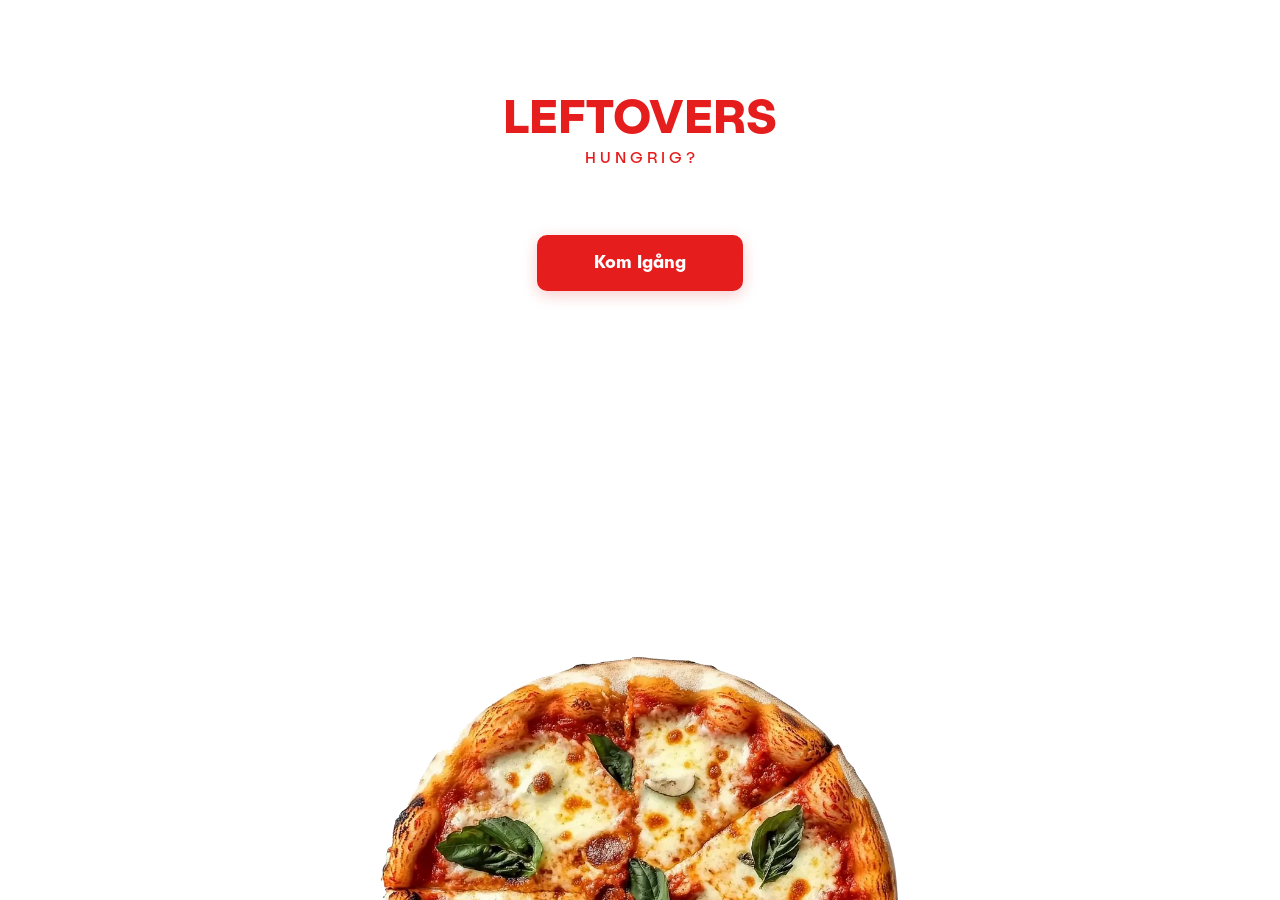
<file: index.html>
<!DOCTYPE html>
<html lang="en">
<head>
    <meta charset="UTF-8">
    <meta name="viewport" content="width=device-width, initial-scale=1.0">
    <title>LEFTOVERS</title> 
    <link rel="stylesheet" href="css/style.css">
</head>
<body id="landingPage">
    <main>
        <div class="introText">
            <h1>LEFTOVERS</h1>
            <p>H U N G R I G ?</p>
        </div>

        <div class="StartKnapp">
            <a href="sida2.html">Kom Igång</a>
        </div>

        <div class="pizzaBild">
            <img src="img/pizzaHalv.png" alt="BIld på en halv pizza som sticker ut ur botten av skärmen">
        </div>
    </main>
</body>
</html>
</file>
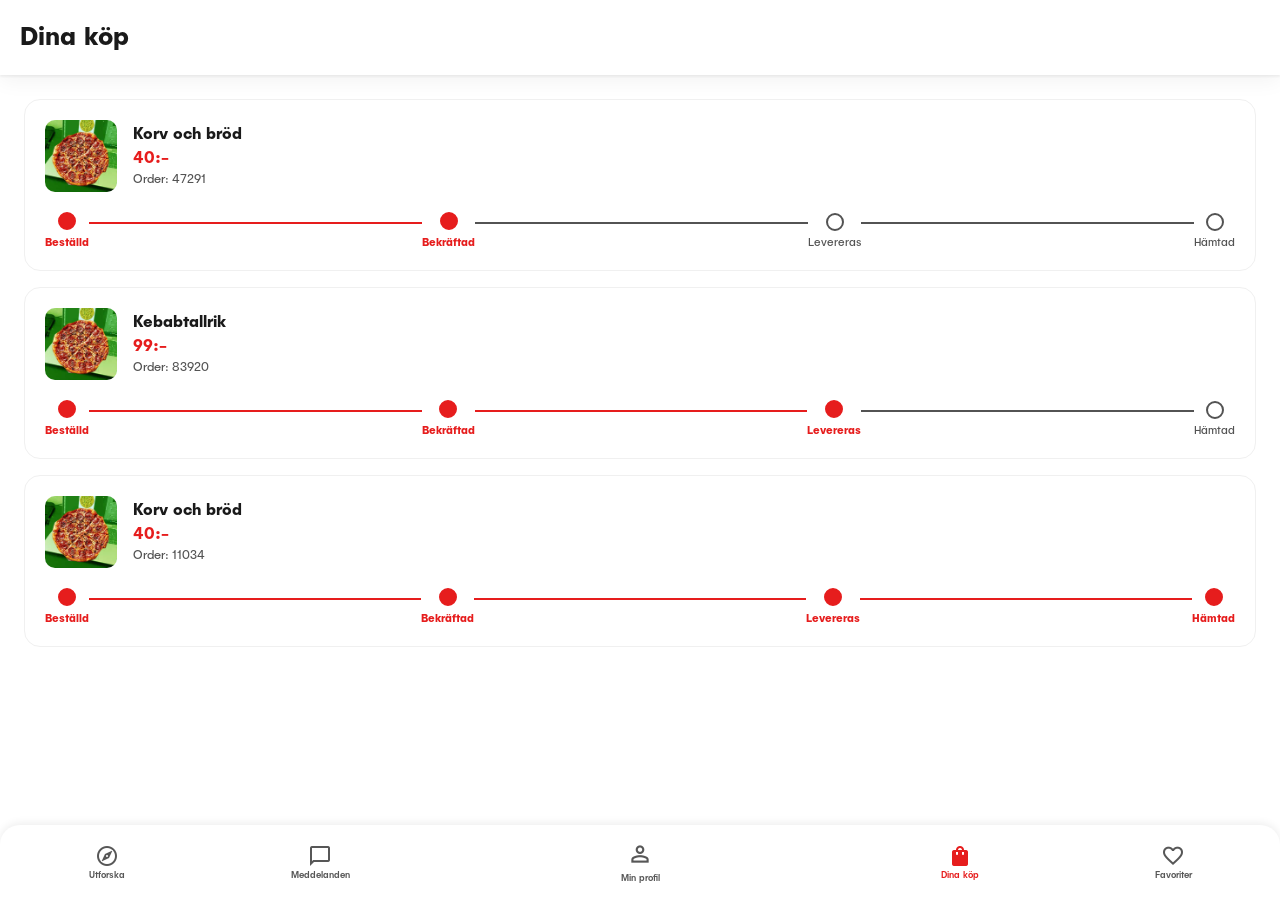
<file: dinakop.html>
<!DOCTYPE html>
<html lang="en">
<head>
    <meta charset="UTF-8">
    <meta name="viewport" content="width=device-width, initial-scale=1.0">
    <link rel="stylesheet" href="css/style.css">
    <link rel="stylesheet" href="https://fonts.googleapis.com/css2?family=Material+Symbols+Outlined:opsz,wght,FILL,GRAD@20..48,100..700,0..1,-50..200">
    <title>Dina Köp</title>
</head>
<body id="dinaKopPage">

    <header>
        <h1>Dina köp</h1>
    </header>

    <main>

        <div class="kopLista">

            <div class="kopKort">
                <div class="kopKortTopp">
                    <div class="kopBild">
                        <img src="img/PSDBILDWEBBUTVECKLING.jpg" alt="order bild">
                    </div>
                    <div class="kopInfo">
                        <p class="kopNamn">Korv och bröd</p>
                        <p class="kopPris">40:-</p>
                        <p class="kopOrderNr">Order: 47291</p>
                    </div>
                </div>
                <div class="kopTracker">
                    <div class="trackerSteg aktivt">
                        <div class="trackerCircel"></div>
                        <p>Beställd</p>
                    </div>
                    <div class="trackerLinje aktivt"></div>
                    <div class="trackerSteg aktivt">
                        <div class="trackerCircel"></div>
                        <p>Bekräftad</p>
                    </div>
                    <div class="trackerLinje"></div>
                    <div class="trackerSteg">
                        <div class="trackerCircel"></div>
                        <p>Levereras</p>
                    </div>
                    <div class="trackerLinje"></div>
                    <div class="trackerSteg">
                        <div class="trackerCircel"></div>
                        <p>Hämtad</p>
                    </div>
                </div>
            </div>

            <div class="kopKort">
                <div class="kopKortTopp">
                    <div class="kopBild">
                        <img src="img/PSDBILDWEBBUTVECKLING.jpg" alt="order bild">
                    </div>
                    <div class="kopInfo">
                        <p class="kopNamn">Kebabtallrik</p>
                        <p class="kopPris">99:-</p>
                        <p class="kopOrderNr">Order: 83920</p>
                    </div>
                </div>
                <div class="kopTracker">
                    <div class="trackerSteg aktivt">
                        <div class="trackerCircel"></div>
                        <p>Beställd</p>
                    </div>
                    <div class="trackerLinje aktivt"></div>
                    <div class="trackerSteg aktivt">
                        <div class="trackerCircel"></div>
                        <p>Bekräftad</p>
                    </div>
                    <div class="trackerLinje aktivt"></div>
                    <div class="trackerSteg aktivt">
                        <div class="trackerCircel"></div>
                        <p>Levereras</p>
                    </div>
                    <div class="trackerLinje"></div>
                    <div class="trackerSteg">
                        <div class="trackerCircel"></div>
                        <p>Hämtad</p>
                    </div>
                </div>
            </div>

            <div class="kopKort">
                <div class="kopKortTopp">
                    <div class="kopBild">
                        <img src="img/PSDBILDWEBBUTVECKLING.jpg" alt="order bild">
                    </div>
                    <div class="kopInfo">
                        <p class="kopNamn">Korv och bröd</p>
                        <p class="kopPris">40:-</p>
                        <p class="kopOrderNr">Order: 11034</p>
                    </div>
                </div>
                <div class="kopTracker">
                    <div class="trackerSteg aktivt">
                        <div class="trackerCircel"></div>
                        <p>Beställd</p>
                    </div>
                    <div class="trackerLinje aktivt"></div>
                    <div class="trackerSteg aktivt">
                        <div class="trackerCircel"></div>
                        <p>Bekräftad</p>
                    </div>
                    <div class="trackerLinje aktivt"></div>
                    <div class="trackerSteg aktivt">
                        <div class="trackerCircel"></div>
                        <p>Levereras</p>
                    </div>
                    <div class="trackerLinje aktivt"></div>
                    <div class="trackerSteg aktivt">
                        <div class="trackerCircel"></div>
                        <p>Hämtad</p>
                    </div>
                </div>
            </div>

        </div>

    </main>

    <nav id="bottomNav">
        <div class="left">
            <a href="sida2.html" class="navButton">
                <span class="material-symbols-outlined">explore</span>
                <p>Utforska</p>
            </a>
            <a href="meddelanden.html" class="navButton">
                <span class="material-symbols-outlined">chat_bubble</span>
                <p>Meddelanden</p>
            </a>
        </div>
        <div class="middle">
            <a href="minprofil.html" class="navButton">
                <div class="profileCircle">
                    <span class="material-symbols-outlined">person</span>
                </div>
                <p>Min profil</p>
            </a>
        </div>
        <div class="right">
            <a href="dinakop.html" class="navButton ">
                <span class="material-symbols-outlined">shopping_bag</span>
                <p>Dina köp</p>
            </a>
            <a href="favoriter.html" class="navButton">
                <span class="material-symbols-outlined">favorite</span>
                <p>Favoriter</p>
            </a>
        </div>
    </nav>

</body>
</html>
</file>
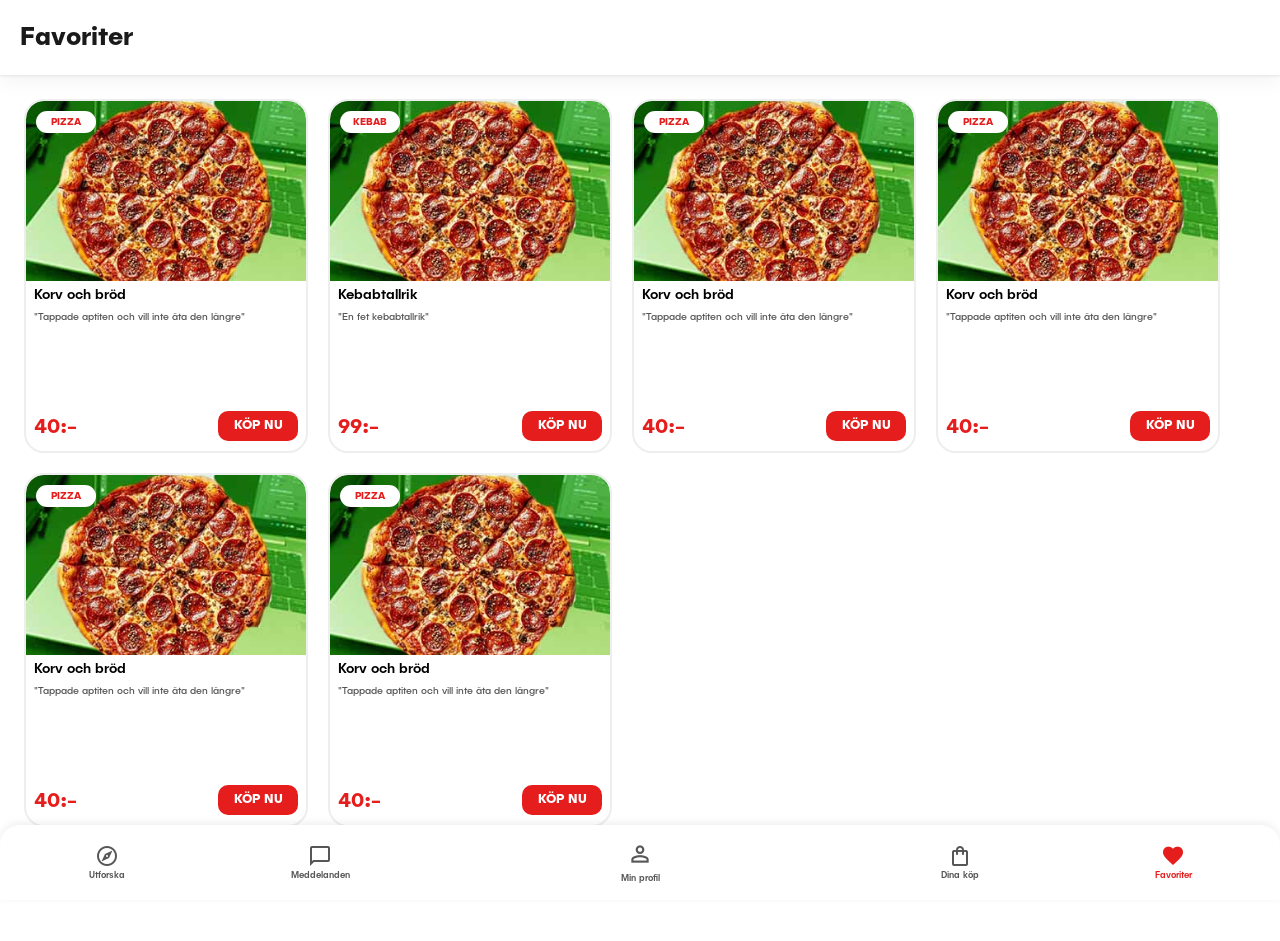
<file: favoriter.html>
<!DOCTYPE html>
<html lang="en">
<head>
    <meta charset="UTF-8">
    <meta name="viewport" content="width=device-width, initial-scale=1.0">
    <link rel="stylesheet" href="css/style.css">
    <link rel="stylesheet" href="https://fonts.googleapis.com/css2?family=Material+Symbols+Outlined:opsz,wght,FILL,GRAD@20..48,100..700,0..1,-50..200">
    <title>Favoriter</title>
</head>
<body id="favoriterPage">

    <header>
        <h1>Favoriter</h1>
    </header>

    <main>

        <div class="favGrid">

            <div class="annons">
                <div class="annonsBild">
                    <div class="annonsBetyg"><p class="star">PIZZA</p></div>
                    <img src="img/PSDBILDWEBBUTVECKLING.jpg" alt="annons bild">
                </div>
                <div class="annonsInfo">
                    <h1 class="annonsTitel">Korv och bröd</h1>
                    <p class="annonsUser">"Tappade aptiten och vill inte äta den längre"</p>
                    <button class="buybutton">KÖP NU</button>
                    <div class="annonsPris"><p class="star">40:-</p></div>
                </div>
            </div>

            <div class="annons">
                <div class="annonsBild">
                    <div class="annonsBetyg"><p class="star">KEBAB</p></div>
                    <img src="img/PSDBILDWEBBUTVECKLING.jpg" alt="annons bild">
                </div>
                <div class="annonsInfo">
                    <h1 class="annonsTitel">Kebabtallrik</h1>
                    <p class="annonsUser">"En fet kebabtallrik"</p>
                    <button class="buybutton">KÖP NU</button>
                    <div class="annonsPris"><p class="star">99:-</p></div>
                </div>
            </div>

            <div class="annons">
                <div class="annonsBild">
                    <div class="annonsBetyg"><p class="star">PIZZA</p></div>
                    <img src="img/PSDBILDWEBBUTVECKLING.jpg" alt="annons bild">
                </div>
                <div class="annonsInfo">
                    <h1 class="annonsTitel">Korv och bröd</h1>
                    <p class="annonsUser">"Tappade aptiten och vill inte äta den längre"</p>
                    <button class="buybutton">KÖP NU</button>
                    <div class="annonsPris"><p class="star">40:-</p></div>
                </div>
            </div>

            <div class="annons">
                <div class="annonsBild">
                    <div class="annonsBetyg"><p class="star">PIZZA</p></div>
                    <img src="img/PSDBILDWEBBUTVECKLING.jpg" alt="annons bild">
                </div>
                <div class="annonsInfo">
                    <h1 class="annonsTitel">Korv och bröd</h1>
                    <p class="annonsUser">"Tappade aptiten och vill inte äta den längre"</p>
                    <button class="buybutton">KÖP NU</button>
                    <div class="annonsPris"><p class="star">40:-</p></div>
                </div>
            </div>

            <div class="annons">
                <div class="annonsBild">
                    <div class="annonsBetyg"><p class="star">PIZZA</p></div>
                    <img src="img/PSDBILDWEBBUTVECKLING.jpg" alt="annons bild">
                </div>
                <div class="annonsInfo">
                    <h1 class="annonsTitel">Korv och bröd</h1>
                    <p class="annonsUser">"Tappade aptiten och vill inte äta den längre"</p>
                    <button class="buybutton">KÖP NU</button>
                    <div class="annonsPris"><p class="star">40:-</p></div>
                </div>
            </div>

            <div class="annons">
                <div class="annonsBild">
                    <div class="annonsBetyg"><p class="star">PIZZA</p></div>
                    <img src="img/PSDBILDWEBBUTVECKLING.jpg" alt="annons bild">
                </div>
                <div class="annonsInfo">
                    <h1 class="annonsTitel">Korv och bröd</h1>
                    <p class="annonsUser">"Tappade aptiten och vill inte äta den längre"</p>
                    <button class="buybutton">KÖP NU</button>
                    <div class="annonsPris"><p class="star">40:-</p></div>
                </div>
            </div>

        </div>

    </main>

    <nav id="bottomNav">
        <div class="left">
            <a href="sida2.html" class="navButton">
                <span class="material-symbols-outlined">explore</span>
                <p>Utforska</p>
            </a>
            <a href="meddelanden.html" class="navButton">
                <span class="material-symbols-outlined">chat_bubble</span>
                <p>Meddelanden</p>
            </a>
        </div>
        <div class="middle">
            <a href="minprofil.html" class="navButton">
                <div class="profileCircle">
                    <span class="material-symbols-outlined">person</span>
                </div>
                <p>Min profil</p>
            </a>
        </div>
        <div class="right">
            <a href="dinakop.html" class="navButton">
                <span class="material-symbols-outlined">shopping_bag</span>
                <p>Dina köp</p>
            </a>
            <a href="favoriter.html" class="navButton">
                <span class="material-symbols-outlined">favorite</span>
                <p>Favoriter</p>
            </a>
        </div>
    </nav>

    <script src="js/script.js"></script>

</body>
</html>
</file>
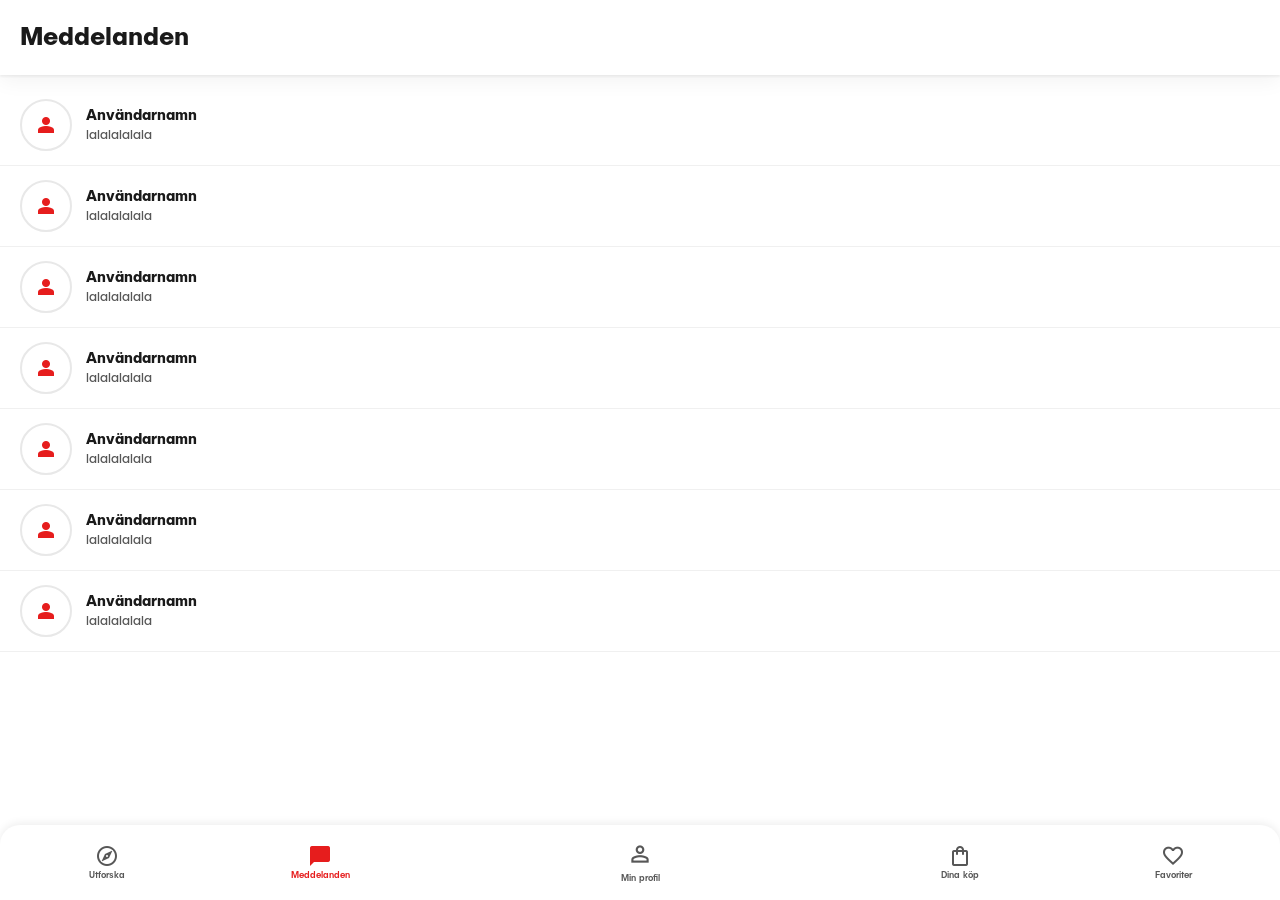
<file: meddelanden.html>
<!DOCTYPE html>
<html lang="en">
<head>
    <meta charset="UTF-8">
    <meta name="viewport" content="width=device-width, initial-scale=1.0">

    <link rel="stylesheet" href="css/style.css">
    <link rel="stylesheet" href="https://fonts.googleapis.com/css2?family=Material+Symbols+Outlined:opsz,wght,FILL,GRAD@20..48,100..700,0..1,-50..200">
    <title>Meddelanden</title>
</head>
<body id="meddelandenPage">

    <header>
        <h1>Meddelanden</h1>
    </header>

    <main>
        <div class="konversationer">

            <div class="konversation">
                <div class="profilCircel"><span class="material-symbols-outlined">person</span></div>
                <div class="konvInfo">
                    <p class="konvNamn">Användarnamn</p>
                    <p class="konvSenaste">lalalalalala</p>
                </div>
            </div>

            <div class="konversation">
                <div class="profilCircel"><span class="material-symbols-outlined">person</span></div>
                <div class="konvInfo">
                    <p class="konvNamn">Användarnamn</p>
                    <p class="konvSenaste">lalalalalala</p>
                </div>
            </div>

            <div class="konversation">
                <div class="profilCircel"><span class="material-symbols-outlined">person</span></div>
                <div class="konvInfo">
                    <p class="konvNamn">Användarnamn</p>
                    <p class="konvSenaste">lalalalalala</p>
                </div>
            </div>

            <div class="konversation">
                <div class="profilCircel"><span class="material-symbols-outlined">person</span></div>
                <div class="konvInfo">
                    <p class="konvNamn">Användarnamn</p>
                    <p class="konvSenaste">lalalalalala</p>
                </div>
            </div>

            <div class="konversation">
                <div class="profilCircel"><span class="material-symbols-outlined">person</span></div>
                <div class="konvInfo">
                    <p class="konvNamn">Användarnamn</p>
                    <p class="konvSenaste">lalalalalala</p>
                </div>
            </div>

            <div class="konversation">
                <div class="profilCircel"><span class="material-symbols-outlined">person</span></div>
                <div class="konvInfo">
                    <p class="konvNamn">Användarnamn</p>
                    <p class="konvSenaste">lalalalalala</p>
                </div>
            </div>

            <div class="konversation">
                <div class="profilCircel"><span class="material-symbols-outlined">person</span></div>
                <div class="konvInfo">
                    <p class="konvNamn">Användarnamn</p>
                    <p class="konvSenaste">lalalalalala</p>
                </div>
            </div>

        </div>
    </main>

    <nav id="bottomNav">
        <div class="left">
            <a href="sida2.html" class="navButton">
                <span class="material-symbols-outlined">explore</span>
                <p>Utforska</p>
            </a>
            <a href="meddelanden.html" class="navButton">
                <span class="material-symbols-outlined">chat_bubble</span>
                <p>Meddelanden</p>
            </a>
        </div>
        <div class="middle">
            <a href="minprofil.html" class="navButton">
                <div class="profileCircle">
                    <span class="material-symbols-outlined">person</span>
                </div>
                <p>Min profil</p>
            </a>
        </div>
        <div class="right">
            <a href="dinakop.html" class="navButton">
                <span class="material-symbols-outlined">shopping_bag</span>
                <p>Dina köp</p>
            </a>
            <a href="favoriter.html" class="navButton">
                <span class="material-symbols-outlined">favorite</span>
                <p>Favoriter</p>
            </a>
        </div>
    </nav>
</body>
</html>
</file>
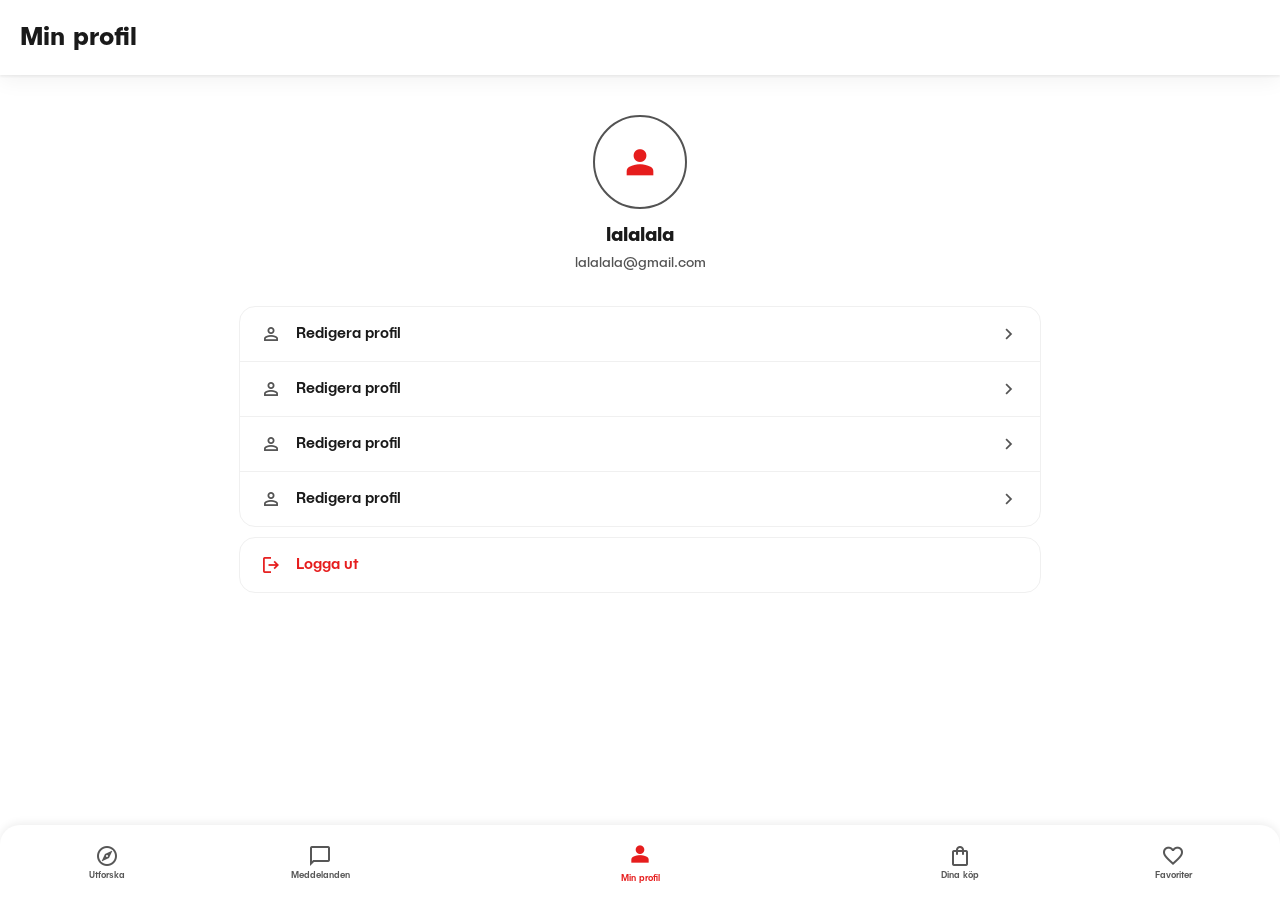
<file: minprofil.html>
<!DOCTYPE html>
<html lang="en">
<head>
    <meta charset="UTF-8">
    <meta name="viewport" content="width=device-width, initial-scale=1.0">
    <link rel="stylesheet" href="css/style.css">
    <link rel="stylesheet" href="https://fonts.googleapis.com/css2?family=Material+Symbols+Outlined:opsz,wght,FILL,GRAD@20..48,100..700,0..1,-50..200">
    <title>Min Profil</title>
</head>
<body id="profilPage">

    <header>
        <h1>Min profil</h1>
    </header>

    <main>

        <div class="profilTopp">
            <div class="profilAvatar"><span class="material-symbols-outlined">person</span></div>
            <p class="profilNamn">lalalala</p>
            <p class="profilEmail">lalalala@gmail.com</p>
        </div>

        <div class="profilSektion">
            <div class="profilRad">
                <span class="material-symbols-outlined">person</span>
                <p>Redigera profil</p>
                <span class="material-symbols-outlined profilPil">chevron_right</span>
            </div>
            <div class="profilRad">
                <span class="material-symbols-outlined">person</span>
                <p>Redigera profil</p>
                <span class="material-symbols-outlined profilPil">chevron_right</span>
            </div>
            <div class="profilRad">
                <span class="material-symbols-outlined">person</span>
                <p>Redigera profil</p>
                <span class="material-symbols-outlined profilPil">chevron_right</span>
            </div>
            <div class="profilRad">
                <span class="material-symbols-outlined">person</span>
                <p>Redigera profil</p>
                <span class="material-symbols-outlined profilPil">chevron_right</span>
            </div>
        </div>

        <div class="profilSektion">
            <div class="profilRad profilRadLogout">
                <span class="material-symbols-outlined">logout</span>
                <p>Logga ut</p>
            </div>
        </div>

    </main>

    <nav id="bottomNav">
        <div class="left">
            <a href="sida2.html" class="navButton">
                <span class="material-symbols-outlined">explore</span>
                <p>Utforska</p>
            </a>
            <a href="meddelanden.html" class="navButton">
                <span class="material-symbols-outlined">chat_bubble</span>
                <p>Meddelanden</p>
            </a>
        </div>
        <div class="middle">
            <a href="minprofil.html" class="navButton">
                <div class="profileCircle">
                    <span class="material-symbols-outlined">person</span>
                </div>
                <p>Min profil</p>
            </a>
        </div>
        <div class="right">
            <a href="dinakop.html" class="navButton">
                <span class="material-symbols-outlined">shopping_bag</span>
                <p>Dina köp</p>
            </a>
            <a href="favoriter.html" class="navButton">
                <span class="material-symbols-outlined">favorite</span>
                <p>Favoriter</p>
            </a>
        </div>
    </nav>

</body>
</html>
</file>
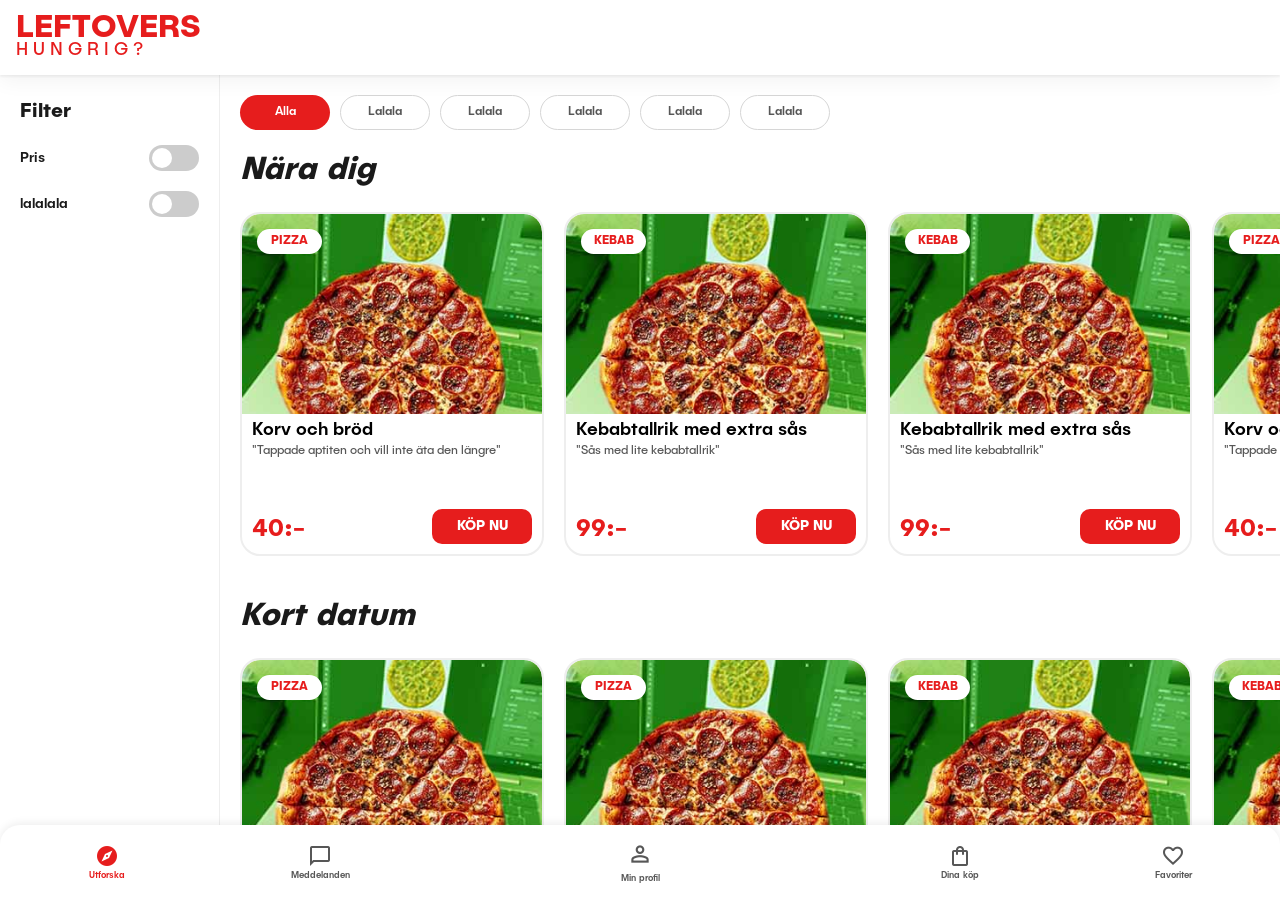
<file: sida2.html>
<!DOCTYPE html>
<html lang="en">
<head>
    <meta charset="UTF-8">
    <meta name="viewport" content="width=device-width, initial-scale=1.0">
    <link rel="stylesheet" href="css/style.css">
    
    <!-- icons från google -->
    <link rel="stylesheet" href="https://fonts.googleapis.com/css2?family=Material+Symbols+Outlined:opsz,wght,FILL,GRAD@20..48,100..700,0..1,-50..200">

    <title>LEFTOVERS</title>
</head>
<!-- hamburger meny bara på mobil inte på desktop -->
<!-- hamburger meny bara på mobil inte på desktop -->
<!-- hamburger meny bara på mobil inte på desktop -->

<body id="shoppingPage">
    <header>
        <div class="headerDiv">
            <button class="hamburgerIkon" id="hamburgerButton" aria-label="Menu" aria-expanded="false">
                <span class="material-symbols-outlined">
                    menu
                </span>
            </button>

            <div class="loggaochplats">
                <a href="index.html" id="leftovers2">LEFTOVERS</a>
                <a href="index.html" id="leftovers">H U N G R I G ?</a>
            </div>
        </div>
    </header>

    <div id="sidebarOverlay"></div>
    <div id="sidebar">
        <h2>Filter</h2>
        
        <div class="filter">
            <p>Pris</p>
            <label class="switch">
                <input type="checkbox" aria-label="Filter pris">
                <span class="slider round"></span>
            </label>
        </div>
    
        <div class="filter">
            <p>lalalal</p>
            <label class="switch">
                <input type="checkbox" aria-label="Filter pris">
                <span class="slider round"></span>
            </label>
        </div>
    
        <div class="filter">
            <p>lalalla</p>
            <label class="switch">
                <input type="checkbox" aria-label="Filter pris">
                <span class="slider round"></span>
            </label>
        </div>
    </div>

    <main id="mainSida2">
        <div class="KnapparKategorier">
            <button class="kategoriKnappAlla">Alla</button>
            <button class="kategoriKnapp">Lalala</button>
            <button class="kategoriKnapp">Lalala</button>
            <button class="kategoriKnapp">Lalala</button>
            <button class="kategoriKnapp">Lalala</button>
            <button class="kategoriKnapp">Lalala</button>
            
        </div>

        <h1 class="h1titel">Nära dig</h1>
        <div class="annonser">
            <div class="annons">
                <div class="annonsBild">
                    <div class="annonsBetyg">
                        <p class="star">PIZZA</p>
                    </div>
                    <img src="img/PSDBILDWEBBUTVECKLING.jpg" alt="annons bild">
                </div>
                <div class="annonsInfo">
                    <h1 class="annonsTitel">Korv och bröd</h1>
                    <p class="annonsUser">"Tappade aptiten och vill inte äta den längre"</p>
                    <button class="buybutton">KÖP NU</button>
                    <div class="annonsPris">
                        <p class="star">40:-</p>
                    </div>
                </div>

            </div>
            
            <div class="annons">
                <div class="annonsBild">
                    <div class="annonsBetyg">
                        <p class="star">KEBAB</p>
                    </div>
                    <img src="img/PSDBILDWEBBUTVECKLING.jpg" alt="annons bild">
                </div>
                <div class="annonsInfo">
                    <h1 class="annonsTitel">Kebabtallrik med extra sås</h1>
                    <p class="annonsUser">"Sås med lite kebabtallrik"</p>
                    <button class="buybutton">KÖP NU</button>
                    <div class="annonsPris">
                        <p class="star">99:-</p>
                    </div>
                </div>

            </div>

            <div class="annons">
                <div class="annonsBild">
                    <div class="annonsBetyg">
                        <p class="star">KEBAB</p>
                    </div>
                    <img src="img/PSDBILDWEBBUTVECKLING.jpg" alt="annons bild">
                </div>
                <div class="annonsInfo">
                    <h1 class="annonsTitel">Kebabtallrik med extra sås</h1>
                    <p class="annonsUser">"Sås med lite kebabtallrik"</p>
                    <button class="buybutton">KÖP NU</button>
                    <div class="annonsPris">
                        <p class="star">99:-</p>
                    </div>
                </div>

            </div>

            <div class="annons">
                <div class="annonsBild">
                    <div class="annonsBetyg">
                        <p class="star">PIZZA</p>
                    </div>
                    <img src="img/PSDBILDWEBBUTVECKLING.jpg" alt="annons bild">
                </div>
                <div class="annonsInfo">
                    <h1 class="annonsTitel">Korv och bröd</h1>
                    <p class="annonsUser">"Tappade aptiten och vill inte äta den längre"</p>
                    <button class="buybutton">KÖP NU</button>
                    <div class="annonsPris">
                        <p class="star">40:-</p>
                    </div>
                </div>

            </div>
            
        </div>

        <h1 class="h1titel">Kort datum</h1>
        <div class="annonser">

            <div class="annons">
                <div class="annonsBild">
                    <div class="annonsBetyg">
                        <p class="star">PIZZA</p>
                    </div>
                    <img src="img/PSDBILDWEBBUTVECKLING.jpg" alt="annons bild">
                </div>
                <div class="annonsInfo">
                    <h1 class="annonsTitel">Korv och bröd</h1>
                    <p class="annonsUser">"Tappade aptiten och vill inte äta den längre"</p>
                    <button class="buybutton">KÖP NU</button>
                    <div class="annonsPris">
                        <p class="star">40:-</p>
                    </div>
                </div>

            </div>

            <div class="annons">
                <div class="annonsBild">
                    <div class="annonsBetyg">
                        <p class="star">PIZZA</p>
                    </div>
                    <img src="img/PSDBILDWEBBUTVECKLING.jpg" alt="annons bild">
                </div>
                <div class="annonsInfo">
                    <h1 class="annonsTitel">Korv och bröd</h1>
                    <p class="annonsUser">"Tappade aptiten och vill inte äta den längre"</p>
                    <button class="buybutton">KÖP NU</button>
                    <div class="annonsPris">
                        <p class="star">40:-</p>
                    </div>
                </div>

            </div>

            <div class="annons">
                <div class="annonsBild">
                    <div class="annonsBetyg">
                        <p class="star">KEBAB</p>
                    </div>
                    <img src="img/PSDBILDWEBBUTVECKLING.jpg" alt="annons bild">
                </div>
                <div class="annonsInfo">
                    <h1 class="annonsTitel">Kebabtallrik med extra sås</h1>
                    <p class="annonsUser">"Sås med lite kebabtallrik"</p>
                    <button class="buybutton">KÖP NU</button>
                    <div class="annonsPris">
                        <p class="star">99:-</p>
                    </div>
                </div>

            </div>

            <div class="annons">
                <div class="annonsBild">
                    <div class="annonsBetyg">
                        <p class="star">KEBAB</p>
                    </div>
                    <img src="img/PSDBILDWEBBUTVECKLING.jpg" alt="annons bild">
                </div>
                <div class="annonsInfo">
                    <h1 class="annonsTitel">Kebabtallrik med extra sås</h1>
                    <p class="annonsUser">"Sås med lite kebabtallrik"</p>
                    <button class="buybutton">KÖP NU</button>
                    <div class="annonsPris">
                        <p class="star">99:-</p>
                    </div>
                </div>

            </div>

        </div>

        <div class="bottenmellanrum"></div>
    </main>
    
    
    <nav id="bottomNav">
        <div class="left">
            <a href="sida2.html" class="navButton active">
                <span class="material-symbols-outlined">explore</span>
                <p>Utforska</p>
            </a>
    
            <a href="meddelanden.html" class="navButton">
                <span class="material-symbols-outlined">chat_bubble</span>
                <p>Meddelanden</p>
            </a>
        </div>
    
        <div class="middle">
            <a href="minprofil.html" class="navButton">
                <div class="profileCircle">
                    <span class="material-symbols-outlined">person</span>
                </div>
                <p>Min profil</p>
            </a>
        </div>
    
        <div class="right">
            <a href="dinakop.html" class="navButton">
                <span class="material-symbols-outlined">shopping_bag</span>
                <p>Dina köp</p>
            </a>
    
            <a href="favoriter.html" class="navButton">
                <span class="material-symbols-outlined">favorite</span>
                <p>Favoriter</p>
            </a>
        </div>
    </nav>





    <div id="purchase"></div>

        <div id="purchaseWindow">

            <div>
                <span class="material-symbols-outlined" id="purchaseIcon2">
                    check_circle
                </span> 
            </div>

            <h2 id="purchaseTitel">Grattis!</h2>
            <p id="purchaseLitenText">Din order är bekräftad!</p>

            <div id="purchaseDiv">
                <div class="purchaseRow">
                    <span class="purchaseText">Produkt</span>
                    <span class="purchasePris" id="purchaseItemName">lalalal</span>
                </div>
                
                <div class="purchaseRow">
                    <span class="purchaseText">Pris</span>
                    <span class="purchasePris" id="purchaseItemPrice">40kr</span>
                </div>
                
                <div class="purchaseRow">
                    <span class="purchaseText">Ordernummer</span>
                    <span class="purchasePris" id="purchaseOrderNumber">6767-676767</span>
                </div>
            </div>

        <button id="purchaseCloseButton">Stäng</button>
    </div>

    <div id="sidebar2">
        <h2>Filter</h2>
        
        <div class="filter">
            <p>Pris</p>
            <label class="switch">
                <input type="checkbox" aria-label="Filter pris">
                <span class="slider round"></span>
            </label>
        </div>
    
        <div class="filter">
            <p>lalalala</p>
            <label class="switch">
                <input type="checkbox" aria-label="Filter pris">
                <span class="slider round"></span>
            </label>
        </div>
    </div>

    <script src="js/script.js"></script>
</body>
</html>
</file>
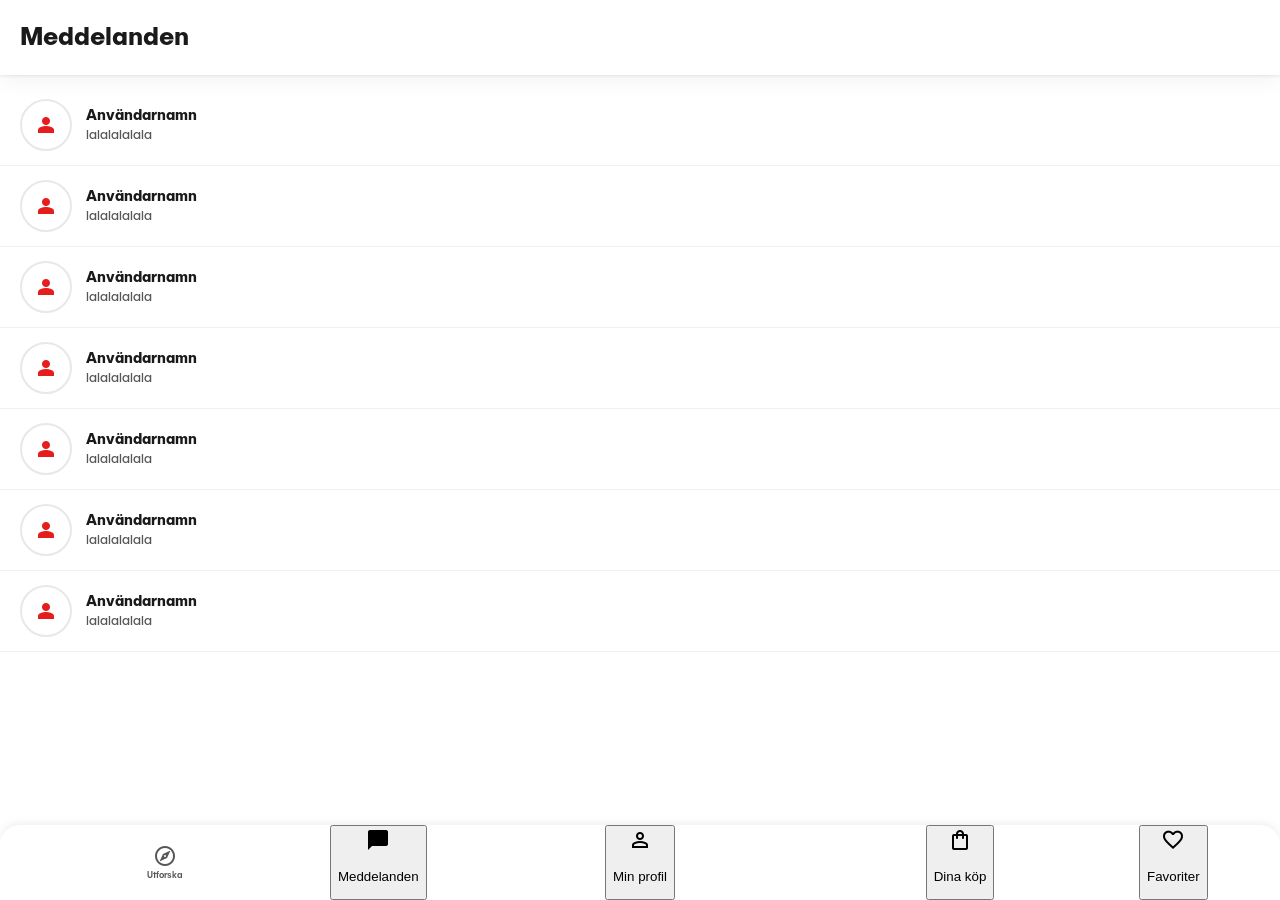
<file: sida3.html>
<!DOCTYPE html>
<html lang="en">
<head>
    <meta charset="UTF-8">
    <meta name="viewport" content="width=device-width, initial-scale=1.0">

    <link rel="stylesheet" href="css/style.css">
    <link rel="stylesheet" href="https://fonts.googleapis.com/css2?family=Material+Symbols+Outlined:opsz,wght,FILL,GRAD@20..48,100..700,0..1,-50..200" />
    <title>Meddelanden</title>
</head>
<body id="meddelandenPage">

    <header>
        <h1>Meddelanden</h1>
    </header>

    <main>
        <div class="konversationer">

            <div class="konversation">
                <div class="profilCircel"><span class="material-symbols-outlined">person</span></div>
                <div class="konvInfo">
                    <p class="konvNamn">Användarnamn</p>
                    <p class="konvSenaste">lalalalalala</p>
                </div>
            </div>

            <div class="konversation">
                <div class="profilCircel"><span class="material-symbols-outlined">person</span></div>
                <div class="konvInfo">
                    <p class="konvNamn">Användarnamn</p>
                    <p class="konvSenaste">lalalalalala</p>
                </div>
            </div>

            <div class="konversation">
                <div class="profilCircel"><span class="material-symbols-outlined">person</span></div>
                <div class="konvInfo">
                    <p class="konvNamn">Användarnamn</p>
                    <p class="konvSenaste">lalalalalala</p>
                </div>
            </div>

            <div class="konversation">
                <div class="profilCircel"><span class="material-symbols-outlined">person</span></div>
                <div class="konvInfo">
                    <p class="konvNamn">Användarnamn</p>
                    <p class="konvSenaste">lalalalalala</p>
                </div>
            </div>

            <div class="konversation">
                <div class="profilCircel"><span class="material-symbols-outlined">person</span></div>
                <div class="konvInfo">
                    <p class="konvNamn">Användarnamn</p>
                    <p class="konvSenaste">lalalalalala</p>
                </div>
            </div>

            <div class="konversation">
                <div class="profilCircel"><span class="material-symbols-outlined">person</span></div>
                <div class="konvInfo">
                    <p class="konvNamn">Användarnamn</p>
                    <p class="konvSenaste">lalalalalala</p>
                </div>
            </div>

            <div class="konversation">
                <div class="profilCircel"><span class="material-symbols-outlined">person</span></div>
                <div class="konvInfo">
                    <p class="konvNamn">Användarnamn</p>
                    <p class="konvSenaste">lalalalalala</p>
                </div>
            </div>

        </div>
    </main>

    <nav id="bottomNav">
        <div class="left">
            <a href="sida2.html" class="navButton">
                <span class="material-symbols-outlined">explore</span>
                <p>Utforska</p>
            </a>
            <button class="navButton active">
                <span class="material-symbols-outlined" style="font-variation-settings:'FILL' 1;">chat_bubble</span>
                <p>Meddelanden</p>
            </button>
        </div>
        <div class="middle">
            <button class="navButton">
                <div class="profileCircle">
                    <span class="material-symbols-outlined">person</span>
                </div>
                <p>Min profil</p>
            </button>
        </div>
        <div class="right">
            <button class="navButton">
                <span class="material-symbols-outlined">shopping_bag</span>
                <p>Dina köp</p>
            </button>
            <button class="navButton">
                <span class="material-symbols-outlined">favorite</span>
                <p>Favoriter</p>
            </button>
        </div>
    </nav>

</body>
</html>
</file>
<file: css/style.css>
/* FONTS */
@font-face {
    font-family: 'PublicaSans';
    src: url('../misc/fonts/ZPublicaSans.otf') format('opentype');
    font-weight: 400;
    font-style: normal;
}

@font-face {
    font-family: 'PublicaSans';
    src: url('../misc/fonts/PublicaSans-Medium.otf') format('opentype');
    font-weight: 500;
    font-style: normal;
}

@font-face {
    font-family: 'PublicaSans';
    src: url('../misc/fonts/PublicaSans-Bold.otf') format('opentype');
    font-weight: 700;
    font-style: normal;
}

/* CSS variabel */
:root {
    --main-color: #e61d1d;
}


/* MOBIL */
@media screen and (max-width: 600px) {
    #landingPage {
        background-color: white;
        margin: 0;
    }

    #shoppingPage{
        display: grid;
        background-color: #ffffff;
        margin:0;

        /* grid-template-rows: 100px, 100px, 100px; */
        grid-template-areas: 
        "hd"
        "mn"
        "nv"
        ;

        overflow-x: clip;
    }

    main {
        height: auto;
        display: flex;
        justify-content: center;
        align-items: center;
        flex-direction: column;
    }

    div.introText {
        display: flex;
        justify-content: center;
        align-items: center;
        flex-direction: column;
        margin-bottom: 20px;
        margin-top: 80px;
        /* background-color: pink; */
        width: 100%;
        height: 100px;
    }
    div.introText h1 {
        text-align: center;
        font-family: 'PublicaSans', sans-serif;
        font-weight: 700;
        color: var(--main-color);
        font-size: 3em;
        margin:0;
    }
    div.introText p {
        margin:0;
        text-align: center;
        font-family: 'PublicaSans', sans-serif;
        font-weight: 400;
        color: var(--main-color);
    }

    div.StartKnapp {
        display: flex;
        justify-content: flex-end;
        align-items: center;
        /* background-color: red; */
        width: 100%;
        height: 200px;
        flex-direction: column;
        gap: 20px;
        margin-bottom: 20px;
    }
    div.StartKnapp a {
        display: flex;
        height: 50px;
        align-self: center;
        width: 200px;
        border-radius: 10px;
        border: 3px solid var(--main-color);
        background-color: var(--main-color);
        font-size: 18px;
        font-weight: 600;
        font-family: 'PublicaSans';
        color: white;
        cursor:pointer;
        text-decoration: none;
        justify-content: center;
        align-items: center;
    }

    div.StartKnapp a:visited {
        color: white;
    }

    div.pizzaBild {
        display: flex;
        margin:0;
        padding: 0;
        justify-content: center;
        align-items: end;
        width: 100%;
        height: 250px;
        margin-top: auto;
    }
    div.pizzaBild img {
        max-height: 100%;
        width: auto;
    }


    /* SHOPPING PAGE BÖRJAR HÄR!!!!!!!! */
    /* SHOPPING PAGE BÖRJAR HÄR!!!!!!!! */
    /* SHOPPING PAGE BÖRJAR HÄR!!!!!!!! */
    #shoppingPage #mainSida2{
        display: block;
        justify-content:flex-start ;
        align-items: center;
        flex-wrap: wrap;
        flex-direction: row ;
        width: 100%;
        height: auto;
        padding-top: 20px;
        gap: 10px;
        margin:0;
    }

    #shoppingPage #mainSida2 div.annonser {
        display: flex;
        flex-wrap: nowrap;
        overflow-x: auto;
        padding-bottom: 25px;
        padding-right: 100px;
        padding-left: 20px;
        height: auto;
        width: 100%;
        gap: 20px;
    }

    #shoppingPage div.annonser div.annons {
        width: 340px;
        height: 350px;
        background-color: white;
        border-radius: 20px;
        position: relative;
        cursor: pointer;
        border: 2px solid #eeeeee;
        transition: box-shadow 500ms;
    }

    #shoppingPage main div.bottenmellanrum {
        width: 100%;
        height: 10px;
    }

    #shoppingPage main h1.h1titel {
        font-family: 'PublicaSans', sans-serif;
        font-weight: 700;
        font-style: italic;
        margin-left: 20px;
        /* color: var(--main-color); */
        color: #1a1a1a;
    }

    #shoppingPage div.annonser div.annons:hover {
        box-shadow: 0 10px 20px rgba(0, 0, 0, 0.08), 0 4px 6px rgba(0, 0, 0, 0.05);
    }

    #shoppingPage div.annonser div.annons div.annonsBild {
        width: auto;
        height: 220px;
        border-radius: 18px 18px 0px 0px;
        overflow: hidden;
    }

    #shoppingPage div.annonser div.annons div.annonsBild img {
        width: 100%;
        height: auto;
    }

    #shoppingPage div.annonser div.annons div.annonsBild div.annonsBetyg {
        display: flex;
        flex-direction: row;
        justify-content:space-evenly;
        align-items: center;
        margin:0;
        background-color: white;
        width: 65px;
        height: 25px;
        border-radius: 20px;

        position: absolute;
        top: 15px;
        left: 15px;
        z-index: 10;
    }

    #shoppingPage div.annonser div.annons div.annonsBild div.annonsPris {
        display: flex;
        flex-direction: row;
        justify-content:space-evenly;
        align-items: center;
        margin:0;
        background-color: var(--main-color);
        width: 65px;
        height: 40px;
        border-radius: 7.5px;

        position: absolute;
        bottom: 150px;
        right: 15px;
        z-index: 10;
    }

    #shoppingPage div.annonser div.annons div.annonsBild div.annonsBetyg .star {
        color: var(--main-color);
        font-weight: 600;
        font-size: 12px;
        font-family: 'PublicaSans';
        margin-top: 13px;
        
    }

    #shoppingPage div.annonser div.annons div.annonsBild div.annonsPris .star {
        color: #ffffff;
        font-weight: 600;
        font-size: 18px;
        font-family: 'PublicaSans';
        margin-top: 20px;
        font-style: italic;
        
    }

    #shoppingPage div.annonser div.annons div.annonsInfo {
        display: flex;
        flex-direction: column;
        width: 100%;
        height: auto;
    }

    #shoppingPage div.annonser div.annons div.annonsInfo h1.annonsTitel {
        margin-left: 10px;
        margin-top:5px;
        margin-bottom:0;

        font-family: 'PublicaSans';
        font-weight: 500;
        font-size: 20px;

    }
    
    #shoppingPage div.annonser div.annons div.annonsInfo p.annonsTidKvar {
        margin-left: 10px;
        margin-top:0;
        margin-bottom:0;

        font-family: 'PublicaSans';
        font-weight: 400;
        font-size: 14px;
        color:var(--main-color);
    }

    #shoppingPage div.annonser div.annons div.annonsInfo p.annonsUser {
        color: #575757;
        font-family: 'PublicaSans';
        font-weight: 400;
        font-size: 12px;
        position: absolute;
        top: 250px;
        left: 10px;
        margin:0;
    }

    #shoppingPage div.annonser div.annons div.annonsInfo button.buybutton {
        width: 100px;
        height: 35px;
        border-radius: 10px;
        border:0;
        background-color: var(--main-color);
        color: white;
        font-family: 'PublicaSans', sans-serif;
        font-size: 16px;
        font-weight: 600;
        position: absolute;
        right: 10px;
        bottom: 10px;
        cursor: pointer;
    }

    #shoppingPage div.annonser div.annons div.annonsInfo button.buybutton:hover {
        background-color: #ce1b1b;
    }

    #shoppingPage div.annonser div.annons div.annonsInfo div.annonsPris {
        background-color: white;

    }

    #shoppingPage div.annonser div.annons div.annonsBild div.annonsPlats {
        display: flex;
        align-items: center;
        width: 200px;
        height: 30px;
        /* background-color: white; */

        border-radius: 5px;
        position: absolute;
        bottom: 145px;
        right: 5px;
        z-index: 100;
        margin:0;
    }

    #shoppingPage div.annonser div.annons div.annonsBild div.annonsPlats p {
        text-align: right;
        font-family: 'PublicaSans', sans-serif;
        font-size: 16px;
        color: white;
        margin:0;
        width: 100%;
        
    }
    
    #shoppingPage div.annonser div.annons div.annonsInfo div.annonsPris p {
        color: var(--main-color);
        font-weight: 600;
        font-size: 28px;
        font-family: 'PublicaSans';
        position: absolute;
        margin:0;
        bottom: 10px;
        left: 10px;
    }

    #shoppingPage div.annonser div.annons div.annonsBudande {
        display: flex;
        flex-direction: row;
        justify-content: space-between;
        width: 100%;
        height: auto;
    }

    #shoppingPage div.annonser div.annons div.annonsBudande p.annonsTypBud {
        margin-left: 10px;
        margin-top: 10px;
        font-family: 'PublicaSans';
        font-weight: 500;
        font-size: 16px;

        text-decoration-line: underline;
        text-decoration-color: var(--main-color);
        text-decoration-thickness: 5px;
    }

    #shoppingPage div.annonser div.annons div.annonsBudande p.annonsTypBuyNow {
        margin-left: 10px;
        margin-top: 15px;
        font-family: 'PublicaSans';
        font-weight: 500;
        font-size: 16px;
    }

    #shoppingPage div.annonser div.annons div.annonsBudande p.annonsPris {
        margin-right: 10px;
        margin-top: 10px;
        font-family: 'PublicaSans';
        font-weight: 600;
        font-size: 20px;

        text-decoration-line: underline;
        text-decoration-color: var(--main-color);
        text-decoration-thickness: 3px;
    }

    header div.headerDiv {
        display: flex;
        align-items: center;
        gap: 3px;
        margin-left: 10px;
    }

    #shoppingPage header {
        box-shadow: 0 2px 2px 0 rgba(0, 0, 0, 0.05), 0 6px 20px 0 rgba(0, 0, 0, 0.05);
    }

    #shoppingPage div.headerDiv button.hamburgerIkon {
        width: 32px;
        height: 32px;
        margin-right: 7px;

        border-radius: 4px;
        border: none;
        cursor: pointer;
        
        background-color: #ffffff;
        
        display: inline-flex;
        align-items: center;
        justify-content: center;
        padding: 0; 
    }

    #shoppingPage button.hamburgerIkon {
        width: 25px;
        height: 25px;
        border-radius: 4px;
        border: 0;
        opacity: 100%;
        display: block;
    }

    #shoppingPage div.headerDiv #leftovers2 {
        text-align: left;
        font-family: 'PublicaSans', sans-serif;
        font-weight: 700;
        color: var(--main-color);
        font-size: 32px;
        margin:0;
        line-height: 0.8;
        text-decoration: none;
    }

    #shoppingPage div.headerDiv #leftovers {
        font-family: 'PublicaSans', sans-serif;
        font-weight: 300;
        color: var(--main-color);
        margin:0;
        line-height: 1;
        font-size: 18px;
        text-decoration: none;
    }

    #shoppingPage div.headerDiv div.loggaochplats {
        display: flex;
        flex-direction: column;
        justify-content: center;
        align-items: center;
        width: 200px;
        height: 75px;
        margin-top: 5px;
    }

    #shoppingPage header div.headerDiv .p-header {
        margin: 0;
        display: inline;
        font-family: 'PublicaSans';
        font-weight: 700;
        font-size: 16px;
    }
    #shoppingPage header div.headerDiv .p-header2 {
        font-family: 'PublicaSans';
        font-weight: 400;
        font-size: 16px;
        margin:0;
        display: inline;
        padding-left: 10px;
    }

    #shoppingPage div.headerDiv button.hamburgerIkon span {
        font-size: 30px;
        font-weight: 300;
        cursor: pointer;
        color: var(--main-color);
        font-variation-settings: 'wght' 400;
        display: block;
    }

    #sidebar {
        position: fixed;
        top: 0;
        left: -320px;
        width: 280px;
        height: 100%;
        background-color: white;
        box-shadow: 4px 0 20px rgba(0,0,0,0.1);
        z-index: 999999;
        padding: 30px 20px;
        transition: left 350ms linear;
        font-family: 'PublicaSans', sans-serif;
    }
    
    #sidebar.open {
        left: 0;
    }
    
    #sidebarOverlay {
        display: none;
        position: fixed;
        inset: 0;
        background-color: rgba(0,0,0,0.4);
        z-index: 998999;
        opacity: 0;
        transition: opacity 350ms linear;
    }
    
    #sidebarOverlay.visible {
        opacity: 1;
    }

    .filter {
        display: flex;
        justify-content: space-between;
        align-items: center;
        margin-bottom: 20px;
    }

    /* TOGGLESWITCH FRÅN W3SCHOOLS https://www.w3schools.com/howto/howto_css_switch.asp */
    .switch {
        position: relative;
        display: inline-block;
        width: 50px;
        height: 26px;
    }

    .switch input {
        opacity: 0;
        width: 0;
        height: 0;
    }

    .slider {
        position: absolute;
        cursor: pointer;
        top: 0; left: 0; right: 0; bottom: 0;
        background-color: #ccc;
        transition: 0.3s;
    }
    
    .slider:before {
        position: absolute;
        content: "";
        height: 20px;
        width: 20px;
        left: 3px;
        bottom: 3px;
        background-color: white;
        transition: 0.3s;
    }
    
    .switch input:checked + .slider {
        background-color: var(--main-color);
    }
    
    .switch input:checked + .slider:before {
        transform: translateX(24px);
    }
    
    .slider.round {
        border-radius: 26px;
    }
    
    .slider.round:before {
        border-radius: 50%;
    }


    #shoppingPage #mainSida2 div.KnapparKategorier {
        display: flex;
        flex-wrap: nowrap;
        flex-direction: row;
        justify-content: flex-start;
        margin-bottom: 20px;
        padding-left: 20px;
        gap: 10px;
        align-items: start;
    }

    #shoppingPage #mainSida2 div.KnapparKategorier button.kategoriKnappAlla {
        height: 35px;
        width: 90px;
        background-color: var(--main-color);
        color: white;
        border-radius: 20px;
        border:0;

        font-family: 'PublicaSans';
        font-weight: 500;
        font-size: 12px;
        text-align: center;
        cursor: pointer;
    }


    #shoppingPage #mainSida2 div.KnapparKategorier button.kategoriKnapp {
        height: 35px;
        width: 90px;
        background-color: #ffffff;
        color: #575757;
        border: 1px solid #d6d6d6;
        border-radius: 20px;
        /* border:0; */

        font-family: 'PublicaSans';
        font-weight: 500;
        font-size: 12px;
        text-align: center;
        cursor: pointer;
    }

    #shoppingPage #mainSida2 div.KnapparKategorier button.kategoriKnappHamburger {
        margin-right: 35px;
        height: 30px;
        width: 40px;
        border-radius: 10px;
        background-color: var(--main-color);
        color: var(--main-color);
        border: 1px solid var(--main-color);
        /* border:0;
        background-color: var(--main-color); */
        cursor: pointer;
    }

    #shoppingPage #mainSida2 div.KnapparKategorier button.kategoriKnappHamburger span {
        padding-top: 2px;
        padding-left: 1px;
    }


    /* NAV BAR */

    #shoppingPage nav {
        display: flex;
        align-items: center;
        justify-content: space-around;
        padding: 0;
        width: 100%;
        height: 75px;
        background-color: white;
        box-shadow: 0 -2px 8px rgba(0, 0, 0, 0.07);
        border-radius: 20px 20px 0 0;
        position: fixed;
        bottom: 0;
        left: 0;
        z-index: 9999;
    }
    
    #shoppingPage nav div.left,
    #shoppingPage nav div.middle,
    #shoppingPage nav div.right {
        display: flex;
        flex-direction: row;
        align-items: center;
        justify-content: space-around;
        flex: 1;
    }
    
    #shoppingPage nav a.navButton {
        display: flex;
        flex-direction: column;
        align-items: center;
        justify-content: center;
        gap: 2px;
        padding: 6px 0;
        flex: 1;
        border: none;
        background: none;
        cursor: pointer;
        border-radius: 12px;
        text-decoration: none;
    }
    
    #shoppingPage nav a.navButton span.material-symbols-outlined {
        font-size: 24px;
        color: #575757;
    }
    
    #shoppingPage nav a.navButton p {
        margin: 0;
        font-family: 'PublicaSans', sans-serif;
        font-size: 9px;
        font-weight: 500;
        color: #575757;
        white-space: nowrap;
    }
    


    #shoppingPage nav button.navButton {
        gap: 4px;
    }
    
    #shoppingPage nav a.navButton div.profileCircle span.material-symbols-outlined {
        font-size: 26px;
        color: #575757;
        font-variation-settings: 'FILL' 0, 'wght' 400;
    }
    
    
    #shoppingPage #mainSida2 {
        padding-bottom: 90px;
    }




    /* KÖP ORDER */

    #purchase {
        display: none;
        position: fixed;
        inset: 0;
        background-color: rgba(0, 0, 0, 0.4);
        z-index: 99;
        opacity: 0;
        transition: opacity 350ms linear;
    }

    #purchase.visible {
        opacity: 1;
    }

    #purchaseWindow {
        position: fixed;
        bottom: 0;
        left: 0;
        width: stretch;
        z-index: 99999999;
        background-color: #ffffff;
        border-radius: 28px 28px 0 0;
        padding: 16px 24px 36px 24px;
        display: flex;
        flex-direction: column;
        align-items: center;

        transform: translateY(100%);
        transition: transform 400ms linear;
    }

    #purchaseWindow.visible {
        transform: translateY(0);
    }

    #purchaseIcon2 {
        font-size: 40px;
        color: var(--main-color);
        font-variation-settings: 'FILL' 1;
    }

    #purchaseTitel {
        font-family: 'PublicaSans', sans-serif;
        font-weight: 700;
        font-size: 32px;
        color: #1a1a1a;
        margin: 0 0 4px 0;
    }

    #purchaseLitenText {
        font-family: 'PublicaSans', sans-serif;
        font-weight: 400;
        font-size: 14px;
        color: #535353;
        margin: 0 0 28px 0;
    }

    #purchaseDiv {
        width: 98%;
        background-color: #f7f7f7;
        border-radius: 16px;
        padding: 4px 16px;
        margin-bottom: 28px;
        margin-right: 10px;
        margin-left: 10px;
    }

    .purchaseRow {
        display: flex;
        justify-content: space-between;
        align-items: center;
        padding: 14px 0;
    }

    .purchaseText {
        font-family: 'PublicaSans', sans-serif;
        font-weight: 400;
        font-size: 14px;
        color: #565656;
    }

    .purchasePris {
        font-family: 'PublicaSans', sans-serif;
        font-weight: 600;
        font-size: 14px;
        color: #1a1a1a;
    }

    #purchaseCloseButton {
        width: 100%;
        height: 52px;
        border-radius: 14px;
        border: none;
        background-color: var(--main-color);
        color: white;
        font-family: 'PublicaSans', sans-serif;
        font-size: 16px;
        font-weight: 600;
        cursor: pointer;
    }

    #purchaseCloseButton:hover {
        background-color: #ce1b1b;
    }



    /* SIDA 3 (MEDDELANDEN) */
    /* SIDA 3 (MEDDELANDEN) */
    /* SIDA 3 (MEDDELANDEN) */
    /* SIDA 3 (MEDDELANDEN) */
    /* SIDA 3 (MEDDELANDEN) */
    /* SIDA 3 (MEDDELANDEN) */
    /* SIDA 3 (MEDDELANDEN) */

    #meddelandenPage {
        background-color: #ffffff;
        margin: 0;
    }

    #meddelandenPage header {
        box-shadow: 0 2px 2px 0 rgba(0, 0, 0, 0.05), 0 6px 20px 0 rgba(0, 0, 0, 0.05);
        padding: 0 20px;
        height: 75px;
        display: flex;
        align-items: center;
    }

    #meddelandenPage header h1 {
        font-family: 'PublicaSans', sans-serif;
        font-weight: 700;
        font-size: 28px;
        color: #1a1a1a;
        margin: 0;
    }

    #meddelandenPage main {
        display: block;
        height: auto;
        padding-bottom: 90px;
    }


    #meddelandenPage div.konversationer {
        display: flex;
        flex-direction: column;
        padding: 10px 0;
    }

    #meddelandenPage div.konversation {
        display: flex;
        flex-direction: row;
        align-items: center;
        gap: 14px;
        padding: 14px 20px;
        cursor: pointer;
        border-bottom: 1px solid #f0f0f0;
    }

    #meddelandenPage div.konversation:hover {
        background-color: #fafafa;
    }


    #meddelandenPage div.profilCircel {
        width: 48px;
        height: 48px;
        min-width: 48px;
        border-radius: 50%;
        border: 2px solid #e8e8e8;
        display: flex;
        align-items: center;
        justify-content: center;
        font-family: 'PublicaSans', sans-serif;
        font-weight: 700;
        font-size: 18px;
        color: var(--main-color);
    }

    #meddelandenPage div.profilCircel span {
        color: var(--main-color);
        font-variation-settings: 'FILL' 1;
    }


    #meddelandenPage div.konvInfo {
        display: flex;
        flex-direction: column;
        gap: 3px;
        overflow: hidden;
    }

    #meddelandenPage p.konvNamn {
        margin: 0;
        font-family: 'PublicaSans', sans-serif;
        font-weight: 600;
        font-size: 15px;
        color: #1a1a1a;
    }

    #meddelandenPage p.konvSenaste {
        margin: 0;
        font-family: 'PublicaSans', sans-serif;
        font-weight: 400;
        font-size: 13px;
        color: #575757;
        overflow: hidden;
    }

   
    #meddelandenPage nav {
        display: flex;
        align-items: center;
        justify-content: space-around;
        padding: 0;
        width: 100%;
        height: 75px;
        background-color: white;
        box-shadow: 0 -2px 8px rgba(0, 0, 0, 0.07);
        border-radius: 20px 20px 0 0;
        position: fixed;
        bottom: 0;
        left: 0;
        z-index: 999;
    }

    #meddelandenPage nav div.left,
    #meddelandenPage nav div.middle,
    #meddelandenPage nav div.right {
        display: flex;
        flex-direction: row;
        align-items: center;
        justify-content: space-around;
        flex: 1;
    }

    #meddelandenPage nav .navButton {
        display: flex;
        flex-direction: column;
        align-items: center;
        justify-content: center;
        gap: 2px;
        padding: 6px 0;
        flex: 1;
        border: none;
        background: none;
        cursor: pointer;
        border-radius: 12px;
        text-decoration: none;
    }

    #meddelandenPage nav .navButton span.material-symbols-outlined {
        font-size: 24px;
        color: #575757;
        font-variation-settings: 'FILL' 0, 'wght' 400;
    }

    #meddelandenPage nav .navButton p {
        margin: 0;
        font-family: 'PublicaSans', sans-serif;
        font-size: 9px;
        font-weight: 500;
        color: #575757;
        white-space: nowrap;
    }

    #meddelandenPage nav .navButton div.profileCircle span.material-symbols-outlined {
        font-size: 26px;
        color: #575757;
    }


    /* SIDA 4 */
    /* SIDA 4 */
    /* SIDA 4 */
    /* SIDA 4 */
    /* SIDA 4 */
    /* SIDA 4 */

    #profilPage header,
    #dinaKopPage header,
    #favoriterPage header {
        box-shadow: 0 2px 2px 0 rgba(0, 0, 0, 0.05), 0 6px 20px 0 rgba(0, 0, 0, 0.05);
        padding: 0 20px;
        height: 75px;
        display: flex;
        align-items: center;
    }

    #profilPage header h1,
    #dinaKopPage header h1,
    #favoriterPage header h1 {
        font-family: 'PublicaSans', sans-serif;
        font-weight: 700;
        font-size: 1.6em;
        color: #1a1a1a;
        margin: 0;
    }

    #profilPage main,
    #dinaKopPage main,
    #favoriterPage main {
        display: block;
        height: auto;
        padding-bottom: 90px;
    }

    #profilPage nav,
    #dinaKopPage nav,
    #favoriterPage nav {
        display: flex;
        align-items: center;
        justify-content: space-around;
        padding: 0;
        width: 100%;
        height: 75px;
        background-color: white;
        box-shadow: 0 -2px 8px rgba(0, 0, 0, 0.07);
        border-radius: 20px 20px 0 0;
        position: fixed;
        bottom: 0;
        left: 0;
        z-index: 999;
    }

    #profilPage nav div.left,
    #profilPage nav div.middle,
    #profilPage nav div.right,
    #dinaKopPage nav div.left,
    #dinaKopPage nav div.middle,
    #dinaKopPage nav div.right,
    #favoriterPage nav div.left,
    #favoriterPage nav div.middle,
    #favoriterPage nav div.right {
        display: flex;
        flex-direction: row;
        align-items: center;
        justify-content: space-around;
        flex: 1;
    }

    #profilPage nav .navButton,
    #dinaKopPage nav .navButton,
    #favoriterPage nav .navButton {
        display: flex;
        flex-direction: column;
        align-items: center;
        justify-content: center;
        gap: 2px;
        padding: 6px 0;
        flex: 1;
        border: none;
        background: none;
        cursor: pointer;
        border-radius: 12px;
        text-decoration: none;
    }

    #profilPage nav .navButton span.material-symbols-outlined,
    #dinaKopPage nav .navButton span.material-symbols-outlined,
    #favoriterPage nav .navButton span.material-symbols-outlined {
        font-size: 24px;
        color: #535353;
        font-variation-settings: 'FILL' 0, 'wght' 400;
    }

    #profilPage nav .navButton p,
    #dinaKopPage nav .navButton p,
    #favoriterPage nav .navButton p {
        margin: 0;
        font-family: 'PublicaSans', sans-serif;
        font-size: 9px;
        font-weight: 500;
        color: #535353;
        white-space: nowrap;
    }


    #profilPage nav .navButton div.profileCircle span.material-symbols-outlined,
    #dinaKopPage nav .navButton div.profileCircle span.material-symbols-outlined,
    #favoriterPage nav .navButton div.profileCircle span.material-symbols-outlined {
        font-size: 26px;
        color: #535353;
    }

    /* MIN PROFIL */

    #profilPage {
        background-color: #ffffff;
        margin: 0;
    }

    #profilPage div.profilTopp {
        display: flex;
        flex-direction: column;
        align-items: center;
        padding: 30px 20px 20px 20px;
        gap: 6px;
    }

    #profilPage div.profilAvatar {
        width: 80px;
        height: 80px;
        border-radius: 100%;
        border: 2px solid #535353;
        display: flex;
        align-items: center;
        justify-content: center;
        font-family: 'PublicaSans', sans-serif;
        font-weight: 700;
        font-size: 32px;
        color: var(--main-color);
        margin-bottom: 8px;
    }

    #profilPage div.profilAvatar span{
        color: var(--main-color);
        font-variation-settings: 'FILL' 1, 'wght' 400;
        font-size: 36px;
    }

    #profilPage p.profilNamn {
        margin: 0;
        font-family: 'PublicaSans', sans-serif;
        font-weight: 600;
        font-size: 18px;
        color: #1a1a1a;
    }

    #profilPage p.profilEmail {
        margin: 0;
        font-family: 'PublicaSans', sans-serif;
        font-weight: 400;
        font-size: 13px;
        color: #535353;
    }

    #profilPage div.profilSektion {
        margin: 10px 20px;
        border: 1px solid #f0f0f0;
        border-radius: 16px;
        overflow: hidden;
    }

    #profilPage div.profilRad {
        display: flex;
        flex-direction: row;
        align-items: center;
        gap: 14px;
        padding: 16px;
        cursor: pointer;
        border-bottom: 1px solid #f0f0f0;
    }

    #profilPage div.profilRad:last-child {
        border-bottom: none;
    }

    #profilPage div.profilRad:hover {
        background-color: #fafafa;
    }

    #profilPage div.profilRad span.material-symbols-outlined {
        font-size: 22px;
        color: #535353;
    }

    #profilPage div.profilRad p {
        margin: 0;
        font-family: 'PublicaSans', sans-serif;
        font-weight: 500;
        font-size: 15px;
        color: #1a1a1a;
        flex: 1;
    }

    #profilPage span.profilPil {
        color: #535353;
    }

    #profilPage div.profilRadLogout span.material-symbols-outlined,
    #profilPage div.profilRadLogout p {
        color: var(--main-color);
    }

    /* DINA KÖP*/

    #dinaKopPage {
        background-color: #ffffff;
        margin: 0;
    }

    #dinaKopPage div.kopLista {
        display: flex;
        flex-direction: column;
        gap: 16px;
        padding: 20px;
    }

    #dinaKopPage div.kopKort {
        border: 1px solid #f0f0f0;
        border-radius: 16px;
        padding: 16px;
        display: flex;
        flex-direction: column;
        gap: 20px;
    }

    #dinaKopPage div.kopKortTopp {
        display: flex;
        flex-direction: row;
        gap: 14px;
        align-items: center;
    }

    #dinaKopPage div.kopBild {
        width: 64px;
        height: 64px;
        border-radius: 10px;
        overflow: hidden;
    }

    #dinaKopPage div.kopBild img {
        width: 100%;
        height: 100%;
        object-fit: cover;
    }

    #dinaKopPage div.kopInfo {
        display: flex;
        flex-direction: column;
        gap: 3px;
    }

    #dinaKopPage p.kopNamn {
        margin: 0;
        font-family: 'PublicaSans', sans-serif;
        font-weight: 600;
        font-size: 15px;
        color: #1a1a1a;
    }

    #dinaKopPage p.kopPris {
        margin: 0;
        font-family: 'PublicaSans', sans-serif;
        font-weight: 700;
        font-size: 15px;
        color: var(--main-color);
    }

    #dinaKopPage p.kopOrderNr {
        margin: 0;
        font-family: 'PublicaSans', sans-serif;
        font-weight: 400;
        font-size: 12px;
        color: #535353;
    }

    #dinaKopPage div.kopTracker {
        display: flex;
        flex-direction: row;
        align-items: center;
        justify-content: space-between;
    }

    #dinaKopPage div.trackerSteg {
        display: flex;
        flex-direction: column;
        align-items: center;
        gap: 6px;
    }

    #dinaKopPage div.trackerCircel {
        width: 14px;
        height: 14px;
        border-radius: 100%;
        border: 2px solid #535353;
        background-color: white;
    }

    #dinaKopPage div.trackerSteg.aktivt div.trackerCircel {
        background-color: var(--main-color);
        border-color: var(--main-color);
    }

    #dinaKopPage div.trackerSteg p {
        margin: 0;
        font-family: 'PublicaSans', sans-serif;
        font-weight: 400;
        font-size: 10px;
        color: #535353;
        white-space: nowrap;
    }

    #dinaKopPage div.trackerSteg.aktivt p {
        color: var(--main-color);
        font-weight: 600;
    }

    #dinaKopPage div.trackerLinje {
        flex: 1;
        height: 2px;
        background-color: #535353;
        margin-bottom: 16px;
    }

    #dinaKopPage div.trackerLinje.aktivt {
        background-color: var(--main-color);
    }

    /* FAVORITER*/

    #favoriterPage {
        background-color: #ffffff;
        margin: 0;
    }

    #favoriterPage div.favGrid {
        display: flex;
        flex-wrap: wrap;
        gap: 16px;
        padding: 20px;
        justify-content: center;
        
    }

    #favoriterPage div.annons {
        width: 340px;
        height: 350px;
        background-color: white;
        border-radius: 20px;
        position: relative;
        cursor: pointer;
        border: 2px solid #eeeeee;
        transition: box-shadow 500ms;
    }

    #favoriterPage div.annons:hover {
        box-shadow: 0 10px 20px rgba(0, 0, 0, 0.08), 0 4px 6px rgba(0, 0, 0, 0.05);
    }

    #favoriterPage div.annonsBild {
        width: 100%;
        height: 180px;
        border-radius: 18px 18px 0 0;
        overflow: hidden;
    }

    #favoriterPage div.annonsBild img {
        width: 100%;
        height: auto;
    }

    #favoriterPage div.annonsBetyg {
        display: flex;
        justify-content: space-evenly;
        align-items: center;
        background-color: white;
        width: 65px;
        height: 25px;
        border-radius: 20px;
        position: absolute;
        top: 10px;
        left: 10px;
        z-index: 10;
    }

    #favoriterPage div.annonsBetyg .star {
        color: var(--main-color);
        font-weight: 600;
        font-size: 12px;
        font-family: 'PublicaSans';
        margin-top: 10px;
    }

    #favoriterPage div.annonsInfo {
        display: flex;
        flex-direction: column;
        width: 100%;
    }

    #favoriterPage h1.annonsTitel {
        margin: 6px 8px 0 8px;
        font-family: 'PublicaSans';
        font-weight: 500;
        font-size: 20px;
    }

    #favoriterPage p.annonsUser {
        color: #535353;
        font-family: 'PublicaSans';
        font-weight: 400;
        font-size: 12px;
        position: absolute;
        top: 210px;
        left: 8px;
        right: 8px;
        margin: 0;
        overflow: hidden;
        text-overflow: ellipsis;
        white-space: nowrap;
    }

    #favoriterPage div.annonsPris p {
        color: var(--main-color);
        font-weight: 600;
        font-size: 28px;
        font-family: 'PublicaSans';
        position: absolute;
        margin: 0;
        bottom: 10px;
        left: 8px;
    }

    #favoriterPage button.buybutton {
        width: 100px;
        height: 35px;
        border-radius: 10px;
        border: 0;
        background-color: var(--main-color);
        color: white;
        font-family: 'PublicaSans', sans-serif;
        font-size: 16px;
        font-weight: 600;
        position: absolute;
        right: 8px;
        bottom: 10px;
        cursor: pointer;
    }

    #favoriterPage button.buybutton:hover {
        background-color: #ce1b1b;
    }


    /* denna letar i html sidan du är inne på och kollar om t.ex #shoppingPage finns, om den finns så fylls den rött. annars gör den ingenting*/
    #shoppingPage   #bottomNav a[href="sida2.html"] span,
    #shoppingPage   #bottomNav a[href="sida2.html"] p,
    #meddelandenPage #bottomNav a[href="meddelanden.html"] span,
    #meddelandenPage #bottomNav a[href="meddelanden.html"] p,
    #profilPage     #bottomNav a[href="minprofil.html"] span,
    #profilPage     #bottomNav a[href="minprofil.html"] p,
    #dinaKopPage    #bottomNav a[href="dinakop.html"] span,
    #dinaKopPage    #bottomNav a[href="dinakop.html"] p,
    #favoriterPage  #bottomNav a[href="favoriter.html"] span,
    #favoriterPage  #bottomNav a[href="favoriter.html"] p  {
        color: var(--main-color);
        font-variation-settings: 'FILL' 1, 'wght' 400;
    }

}









/* DESKTOP */
/* DESKTOP */
/* DESKTOP */
/* DESKTOP */
/* DESKTOP */
/* DESKTOP */
/* DESKTOP */

@media screen and (min-width: 600px) {
    body {
        background-color: white;
        margin: 0;
    }

    main {
        height: 100vh;
        display: flex;
        justify-content: center;
        align-items: center;
        flex-direction: column;
    }

    /* SIDA 1 HÄR!!! */
    /* SIDA 1 HÄR!!! */
    /* SIDA 1 HÄR!!! */

    #landingPage {
        background-color: white;
        margin: 0;
    }

    div.introText {
        display: flex;
        justify-content: center;
        align-items: center;
        flex-direction: column;
        margin-bottom: 20px;
        margin-top: 80px;
        width: 100%;
        height: 100px;
    }
    div.introText h1 {
        text-align: center;
        font-family: 'PublicaSans', sans-serif;
        font-weight: 700;
        color: var(--main-color);
        font-size: 3em;
        margin: 0;
    }
    div.introText p {
        margin: 0;
        text-align: center;
        font-family: 'PublicaSans', sans-serif;
        font-weight: 400;
        color: var(--main-color);
    }

    div.StartKnapp {
        display: flex;
        justify-content: center;
        align-items: center;
        width: 100%;
        height: 125px;
        gap: 30px;
    }
    div.StartKnapp a {
        display: flex;
        height: 50px;
        align-self: center;
        width: 200px;
        border-radius: 10px;
        border: 3px solid var(--main-color);
        background-color: var(--main-color);
        font-size: 18px;
        font-weight: 600;
        font-family: 'PublicaSans';
        color: white;
        box-shadow: 0 4px 15px rgba(230, 34, 34, 0.235);
        cursor: pointer;
        text-decoration: none;
        justify-content: center;
        align-items: center;
    }
    div.StartKnapp a:visited { 
        color: white; 
    }

    div.pizzaBild {
        display: flex;
        margin: 0;
        padding: 0;
        justify-content: center;
        align-items: end;
        width: 100%;
        height: 250px;
        margin-top: auto;
    }
    div.pizzaBild img {
        max-height: 100%;
        width: auto;
        margin-top: 200px;
    }

    /* SHOPPING PAGE */

    #shoppingPage {
        background-color: #ffffff;
        margin: 0;
        display: grid;
        grid-template-columns: 220px 1fr;
        grid-template-rows: 75px 1fr 75px;
        grid-template-areas:
            "hd hd"
            "sb mn"
            "nv nv";
        height: 100vh;
        overflow-x: clip;
    }

    #shoppingPage header {
        grid-area: hd;
        box-shadow: 0 2px 2px 0 rgba(0, 0, 0, 0.05), 0 6px 20px 0 rgba(0, 0, 0, 0.05);
        z-index: 100;
    }

    #shoppingPage header div.headerDiv {
        display: flex;
        align-items: center;
        gap: 3px;
        margin-left: 16px;
        height: 100%;
    }

    #shoppingPage div.headerDiv div.loggaochplats {
        display: flex;
        flex-direction: column;
        justify-content: center;
        align-items: flex-start;
        height: 75px;
        margin-top: 0;
    }

    #shoppingPage div.headerDiv #leftovers2 {
        text-align: left;
        font-family: 'PublicaSans', sans-serif;
        font-weight: 700;
        color: var(--main-color);
        font-size: 32px;
        margin: 0;
        line-height: 0.8;
        text-decoration: none;
    }

    #shoppingPage div.headerDiv #leftovers {
        font-family: 'PublicaSans', sans-serif;
        font-weight: 300;
        color: var(--main-color);
        margin: 0;
        line-height: 1;
        font-size: 18px;
        text-decoration: none;
        text-align: center;
    }

    #sidebarOverlay,
    #hamburgerButton,
    #sidebar {
        display: none;
    }

    #shoppingPage button.hamburgerIkon,
    #shoppingPage div.headerDiv button.hamburgerIkon span {
        display: none;
    }

    #sidebar2 {
        grid-area: sb;
        width: auto;
        height: 100%;
        background-color: #ffffff;
        border-right: 1px solid #eeeeee;
        padding: 24px 20px;
        display: block;
        font-family: 'PublicaSans', sans-serif;
    }

    #sidebar2 h2 {
        font-family: 'PublicaSans', sans-serif;
        font-weight: 700;
        font-size: 20px;
        color: #1a1a1a;
        margin: 0 0 20px 0;
    }

    #sidebar2 p {
        font-family: 'PublicaSans', sans-serif;
        font-size: 14px;
        font-weight: 500;
        color: #1a1a1a;
        margin: 0;
    }

    .filter {
        display: flex;
        justify-content: space-between;
        align-items: center;
        margin-bottom: 20px;
    }

    /* TOGGLESWITCH FRÅN W3SCHOOLS https://www.w3schools.com/howto/howto_css_switch.asp */
    .switch {
        position: relative;
        display: inline-block;
        width: 50px;
        height: 26px;
    }

    .switch input {
        opacity: 0;
        width: 0;
        height: 0;
    }

    .slider {
        position: absolute;
        cursor: pointer;
        top: 0; left: 0; right: 0; bottom: 0;
        background-color: #ccc;
        transition: 0.3s;
    }
    
    .slider:before {
        position: absolute;
        content: "";
        height: 20px;
        width: 20px;
        left: 3px;
        bottom: 3px;
        background-color: white;
        transition: 0.3s;
    }
    
    .switch input:checked + .slider {
        background-color: var(--main-color);
    }
    
    .switch input:checked + .slider:before {
        transform: translateX(24px);
    }
    
    .slider.round {
        border-radius: 26px;
    }
    
    .slider.round:before {
        border-radius: 50%;
    }



    #mainSida2 {
        grid-area: mn;
        overflow-y: auto;
    }

    #shoppingPage #mainSida2 {
        display: block;
        width: 100%;
        height: auto;
        padding-top: 20px;
        padding-bottom: 30px;
        margin: 0;
    }

    #shoppingPage main h1.h1titel {
        font-family: 'PublicaSans', sans-serif;
        font-weight: 700;
        font-style: italic;
        margin-left: 20px;
        color: #1a1a1a;
    }

    #shoppingPage #mainSida2 div.KnapparKategorier {
        display: flex;
        flex-wrap: nowrap;
        flex-direction: row;
        justify-content: flex-start;
        margin-bottom: 20px;
        padding-left: 20px;
        gap: 10px;
        align-items: center;
    }

    #shoppingPage #mainSida2 div.KnapparKategorier button.kategoriKnappAlla {
        height: 35px;
        width: 90px;
        background-color: var(--main-color);
        color: white;
        border-radius: 20px;
        border: 0;
        font-family: 'PublicaSans';
        font-weight: 500;
        font-size: 12px;
        text-align: center;
        cursor: pointer;
    }

    #shoppingPage #mainSida2 div.KnapparKategorier button.kategoriKnapp {
        height: 35px;
        width: 90px;
        background-color: #ffffff;
        color: #575757;
        border: 1px solid #d6d6d6;
        border-radius: 20px;
        font-family: 'PublicaSans';
        font-weight: 500;
        font-size: 12px;
        text-align: center;
        cursor: pointer;
    }

    /* Annonser */

    #shoppingPage #mainSida2 div.annonser {
        display: flex;
        flex-wrap: nowrap;
        overflow-x: auto;
        padding-bottom: 20px;
        padding-left: 20px;
        padding-right: 40px;
        height: auto;
        width: 100%;
        gap: 20px;
    }

    #shoppingPage div.annonser div.annons {
        min-width: 300px;
        max-width: 301px;
        height: 340px;
        background-color: white;
        border-radius: 20px;
        position: relative;
        cursor: pointer;
        border: 2px solid #eeeeee;
        transition: box-shadow 500ms;
        overflow: hidden;
    }

    #shoppingPage div.annonser div.annons:hover {
        box-shadow: 0 10px 20px rgba(0, 0, 0, 0.08), 0 4px 6px rgba(0, 0, 0, 0.05);
    }

    #shoppingPage div.annonser div.annons div.annonsBild {
        width: auto;
        height: 200px;
        border-radius: 18px 18px 0 0;
        overflow: hidden;
    }

    #shoppingPage div.annonser div.annons div.annonsBild img {
        width: 100%;
        height: auto;
    }

    #shoppingPage div.annonser div.annons div.annonsBild div.annonsBetyg {
        display: flex;
        flex-direction: row;
        justify-content: space-evenly;
        align-items: center;
        margin: 0;
        background-color: white;
        width: 65px;
        height: 25px;
        border-radius: 20px;
        position: absolute;
        top: 15px;
        left: 15px;
        z-index: 10;
    }

    #shoppingPage div.annonser div.annons div.annonsBild div.annonsBetyg .star {
        color: var(--main-color);
        font-weight: 600;
        font-size: 12px;
        font-family: 'PublicaSans';
        margin-top: 13px;
    }

    #shoppingPage div.annonser div.annons div.annonsBild div.annonsPris {
        display: flex;
        flex-direction: row;
        justify-content: space-evenly;
        align-items: center;
        margin: 0;
        background-color: var(--main-color);
        width: 65px;
        height: 40px;
        border-radius: 7.5px;
        position: absolute;
        bottom: 150px;
        right: 15px;
        z-index: 10;
    }

    #shoppingPage div.annonser div.annons div.annonsBild div.annonsPris .star {
        color: #ffffff;
        font-weight: 600;
        font-size: 18px;
        font-family: 'PublicaSans';
        margin-top: 20px;
        font-style: italic;
    }

    #shoppingPage div.annonser div.annons div.annonsInfo {
        display: flex;
        flex-direction: column;
        width: 100%;
        height: auto;
    }

    #shoppingPage div.annonser div.annons div.annonsInfo h1.annonsTitel {
        margin-left: 10px;
        margin-top: 5px;
        margin-bottom: 0;
        font-family: 'PublicaSans';
        font-weight: 500;
        font-size: 18px;
    }

    #shoppingPage div.annonser div.annons div.annonsInfo p.annonsUser {
        color: #575757;
        font-family: 'PublicaSans';
        font-weight: 400;
        font-size: 12px;
        position: absolute;
        top: 230px;
        left: 10px;
        margin: 0;
    }

    #shoppingPage div.annonser div.annons div.annonsInfo button.buybutton {
        width: 100px;
        height: 35px;
        border-radius: 10px;
        border: 0;
        background-color: var(--main-color);
        color: white;
        font-family: 'PublicaSans', sans-serif;
        font-size: 14px;
        font-weight: 600;
        position: absolute;
        right: 10px;
        bottom: 10px;
        cursor: pointer;
    }

    #shoppingPage div.annonser div.annons div.annonsInfo button.buybutton:hover {
        background-color: #ce1b1b;
    }

    #shoppingPage div.annonser div.annons div.annonsInfo div.annonsPris p {
        color: var(--main-color);
        font-weight: 600;
        font-size: 24px;
        font-family: 'PublicaSans';
        position: absolute;
        margin: 0;
        bottom: 10px;
        left: 10px;
    }

    #shoppingPage main div.bottenmellanrum {
        width: 100%;
        height: 10px;
    }

    /* PURCHASE */

    #purchase {
        display: none;
        position: fixed;
        inset: 0;
        background-color: rgba(0, 0, 0, 0.4);
        z-index: 9000;
        opacity: 0;
        transition: opacity 350ms linear;
    }

    #purchase.visible {
        opacity: 1;
    }

    #purchaseWindow {
        position: fixed;
        bottom: 0;
        left: 0;
        right: 0;
        margin-left: auto;
        margin-right: auto;
        width: 500px;
        z-index: 9999;
        background-color: #ffffff;
        border-radius: 28px 28px 0 0;
        padding: 16px 24px 36px 24px;
        display: flex;
        flex-direction: column;
        align-items: center;
        transform: translateY(100%);
        transition: transform 400ms linear;
    }

    #purchaseWindow.visible {
        transform: translateY(0);
    }

    #purchaseIcon2 {
        font-size: 40px;
        color: var(--main-color);
        font-variation-settings: 'FILL' 1;
    }

    #purchaseTitel {
        font-family: 'PublicaSans', sans-serif;
        font-weight: 700;
        font-size: 32px;
        color: #1a1a1a;
        margin: 0 0 4px 0;
    }

    #purchaseLitenText {
        font-family: 'PublicaSans', sans-serif;
        font-weight: 400;
        font-size: 14px;
        color: #535353;
        margin: 0 0 28px 0;
    }

    #purchaseDiv {
        width: 98%;
        background-color: #f7f7f7;
        border-radius: 16px;
        padding: 4px 16px;
        margin-bottom: 28px;
    }

    .purchaseRow {
        display: flex;
        justify-content: space-between;
        align-items: center;
        padding: 14px 0;
    }

    .purchaseText {
        font-family: 'PublicaSans', sans-serif;
        font-weight: 400;
        font-size: 14px;
        color: #565656;
    }

    .purchasePris {
        font-family: 'PublicaSans', sans-serif;
        font-weight: 600;
        font-size: 14px;
        color: #1a1a1a;
    }

    #purchaseCloseButton {
        width: 100%;
        height: 52px;
        border-radius: 14px;
        border: none;
        background-color: var(--main-color);
        color: white;
        font-family: 'PublicaSans', sans-serif;
        font-size: 16px;
        font-weight: 600;
        cursor: pointer;
    }

    #purchaseCloseButton:hover {
        background-color: #ce1b1b;
    }


    /* NAV BAREN */

    #shoppingPage nav,
    #meddelandenPage nav,
    #profilPage nav,
    #dinaKopPage nav,
    #favoriterPage nav {
        display: flex;
        align-items: center;
        justify-content: space-around;
        padding: 0;
        width: 100%;
        height: 75px;
        background-color: white;
        box-shadow: 0 -2px 8px rgba(0, 0, 0, 0.07);
        border-radius: 20px 20px 0 0;
        position: fixed;
        bottom: 0;
        left: 0;
        z-index: 9999;
    }

    #shoppingPage nav div.left,
    #shoppingPage nav div.middle,
    #shoppingPage nav div.right,
    #meddelandenPage nav div.left,
    #meddelandenPage nav div.middle,
    #meddelandenPage nav div.right,
    #profilPage nav div.left,
    #profilPage nav div.middle,
    #profilPage nav div.right,
    #dinaKopPage nav div.left,
    #dinaKopPage nav div.middle,
    #dinaKopPage nav div.right,
    #favoriterPage nav div.left,
    #favoriterPage nav div.middle,
    #favoriterPage nav div.right {
        display: flex;
        flex-direction: row;
        align-items: center;
        justify-content: space-around;
        flex: 1;
    }

    #shoppingPage nav a.navButton,
    #meddelandenPage nav a.navButton,
    #profilPage nav a.navButton,
    #dinaKopPage nav a.navButton,
    #favoriterPage nav a.navButton {
        display: flex;
        flex-direction: column;
        align-items: center;
        justify-content: center;
        gap: 2px;
        padding: 6px 0;
        flex: 1;
        border: none;
        background: none;
        cursor: pointer;
        border-radius: 12px;
        text-decoration: none;
    }

    #shoppingPage nav a.navButton span.material-symbols-outlined,
    #meddelandenPage nav a.navButton span.material-symbols-outlined,
    #profilPage nav a.navButton span.material-symbols-outlined,
    #dinaKopPage nav a.navButton span.material-symbols-outlined,
    #favoriterPage nav a.navButton span.material-symbols-outlined {
        font-size: 24px;
        color: #575757;
        font-variation-settings: 'FILL' 0, 'wght' 400;
    }

    #shoppingPage nav a.navButton p,
    #meddelandenPage nav a.navButton p,
    #profilPage nav a.navButton p,
    #dinaKopPage nav a.navButton p,
    #favoriterPage nav a.navButton p {
        margin: 0;
        font-family: 'PublicaSans', sans-serif;
        font-size: 9px;
        font-weight: 500;
        color: #575757;
        white-space: nowrap;
    }

    #shoppingPage nav a.navButton div.profileCircle span.material-symbols-outlined,
    #meddelandenPage nav a.navButton div.profileCircle span.material-symbols-outlined,
    #profilPage nav a.navButton div.profileCircle span.material-symbols-outlined,
    #dinaKopPage nav a.navButton div.profileCircle span.material-symbols-outlined,
    #favoriterPage nav a.navButton div.profileCircle span.material-symbols-outlined {
        font-size: 26px;
        color: #575757;
        font-variation-settings: 'FILL' 0, 'wght' 400;
    }

    /* denna letar i html sidan du är inne på och kollar om t.ex #shoppingPage finns, om den finns så fylls den rött. annars gör den ingenting*/
    #shoppingPage   #bottomNav a[href="sida2.html"] span,
    #shoppingPage   #bottomNav a[href="sida2.html"] p,
    #meddelandenPage #bottomNav a[href="meddelanden.html"] span,
    #meddelandenPage #bottomNav a[href="meddelanden.html"] p,
    #profilPage     #bottomNav a[href="minprofil.html"] span,
    #profilPage     #bottomNav a[href="minprofil.html"] p,
    #dinaKopPage    #bottomNav a[href="dinakop.html"] span,
    #dinaKopPage    #bottomNav a[href="dinakop.html"] p,
    #favoriterPage  #bottomNav a[href="favoriter.html"] span,
    #favoriterPage  #bottomNav a[href="favoriter.html"] p {
        color: var(--main-color);
        font-variation-settings: 'FILL' 1, 'wght' 400;
    }


    #profilPage header,
    #dinaKopPage header,
    #favoriterPage header,
    #meddelandenPage header {
        box-shadow: 0 2px 2px 0 rgba(0, 0, 0, 0.05), 0 6px 20px 0 rgba(0, 0, 0, 0.05);
        padding: 0 20px;
        height: 75px;
        display: flex;
        align-items: center;
    }

    #profilPage header h1,
    #dinaKopPage header h1,
    #favoriterPage header h1,
    #meddelandenPage header h1 {
        font-family: 'PublicaSans', sans-serif;
        font-weight: 700;
        font-size: 1.6em;
        color: #1a1a1a;
        margin: 0;
    }

    #profilPage main,
    #dinaKopPage main,
    #favoriterPage main,
    #meddelandenPage main {
        display: block;
        height: auto;
        padding-bottom: 90px;
    }


    /* MEDDELANDEN */

    #meddelandenPage {
        background-color: #ffffff;
        margin: 0;
    }

    #meddelandenPage div.konversationer {
        display: flex;
        flex-direction: column;
        padding: 10px 0;
    }

    #meddelandenPage div.konversation {
        display: flex;
        flex-direction: row;
        align-items: center;
        gap: 14px;
        padding: 14px 20px;
        cursor: pointer;
        border-bottom: 1px solid #f0f0f0;
    }

    #meddelandenPage div.konversation:hover {
        background-color: #fafafa;
    }

    #meddelandenPage div.profilCircel {
        width: 48px;
        height: 48px;
        min-width: 48px;
        border-radius: 100%;
        border: 2px solid #e8e8e8;
        display: flex;
        align-items: center;
        justify-content: center;
        font-family: 'PublicaSans', sans-serif;
        font-weight: 700;
        font-size: 18px;
        color: var(--main-color);
    }

    #meddelandenPage div.profilCircel span {
        color: var(--main-color);
        font-variation-settings: 'FILL' 1;
    }

    #meddelandenPage div.konvInfo {
        display: flex;
        flex-direction: column;
        gap: 3px;
        overflow: hidden;
    }

    #meddelandenPage p.konvNamn {
        margin: 0;
        font-family: 'PublicaSans', sans-serif;
        font-weight: 600;
        font-size: 15px;
        color: #1a1a1a;
    }

    #meddelandenPage p.konvSenaste {
        margin: 0;
        font-family: 'PublicaSans', sans-serif;
        font-weight: 400;
        font-size: 13px;
        color: #575757;
        overflow: hidden;
    }

    /* MIN PROFIL */

    #profilPage {
        background-color: #ffffff;
        margin: 0;
    }

    #profilPage div.profilTopp {
        display: flex;
        flex-direction: column;
        align-items: center;
        padding: 40px 20px 24px 20px;
        gap: 6px;
    }

    #profilPage div.profilAvatar {
        width: 90px;
        height: 90px;
        border-radius: 100%;
        border: 2px solid #535353;
        display: flex;
        align-items: center;
        justify-content: center;
        font-family: 'PublicaSans', sans-serif;
        font-weight: 700;
        font-size: 32px;
        color: var(--main-color);
        margin-bottom: 8px;
    }

    #profilPage div.profilAvatar span {
        color: var(--main-color);
        font-variation-settings: 'FILL' 1, 'wght' 400;
        font-size: 40px;
    }

    #profilPage p.profilNamn {
        margin: 0;
        font-family: 'PublicaSans', sans-serif;
        font-weight: 600;
        font-size: 20px;
        color: #1a1a1a;
    }

    #profilPage p.profilEmail {
        margin: 0;
        font-family: 'PublicaSans', sans-serif;
        font-weight: 400;
        font-size: 14px;
        color: #535353;
    }

    #profilPage div.profilSektion {
        margin: 10px auto;
        max-width: 800px;
        border: 1px solid #f0f0f0;
        border-radius: 16px;
    }

    #profilPage div.profilRad {
        display: flex;
        flex-direction: row;
        align-items: center;
        gap: 14px;
        padding: 16px 20px;
        cursor: pointer;
        border-bottom: 1px solid #f0f0f0;
    }

    #profilPage div.profilRad:last-child {
        border-bottom: none;
    }

    #profilPage div.profilRad:hover {
        background-color: #fafafa;
    }

    #profilPage div.profilRad span.material-symbols-outlined {
        font-size: 22px;
        color: #535353;
    }

    #profilPage div.profilRad p {
        margin: 0;
        font-family: 'PublicaSans', sans-serif;
        font-weight: 500;
        font-size: 15px;
        color: #1a1a1a;
        flex: 1;
    }

    #profilPage span.profilPil {
        color: #535353;
    }

    #profilPage div.profilRadLogout span.material-symbols-outlined,
    #profilPage div.profilRadLogout p {
        color: var(--main-color);
    }

    /* DINA KOP */

    #dinaKopPage {
        background-color: #ffffff;
        margin: 0;
    }

    #dinaKopPage div.kopLista {
        display: flex;
        flex-direction: column;
        gap: 16px;
        padding: 24px;
    }

    #dinaKopPage div.kopKort {
        border: 1px solid #f0f0f0;
        border-radius: 16px;
        padding: 20px;
        display: flex;
        flex-direction: column;
        gap: 20px;
    }

    #dinaKopPage div.kopKortTopp {
        display: flex;
        flex-direction: row;
        gap: 16px;
        align-items: center;
    }

    #dinaKopPage div.kopBild {
        width: 72px;
        height: 72px;
        border-radius: 10px;
        overflow: hidden; /*så att den blir rund */
    }

    #dinaKopPage div.kopBild img {
        width: 100%;
        height: 100%;
        object-fit: cover;
    }

    #dinaKopPage div.kopInfo {
        display: flex;
        flex-direction: column;
        gap: 4px;
    }

    #dinaKopPage p.kopNamn {
        margin: 0;
        font-family: 'PublicaSans', sans-serif;
        font-weight: 600;
        font-size: 16px;
        color: #1a1a1a;
    }

    #dinaKopPage p.kopPris {
        margin: 0;
        font-family: 'PublicaSans', sans-serif;
        font-weight: 700;
        font-size: 16px;
        color: var(--main-color);
    }

    #dinaKopPage p.kopOrderNr {
        margin: 0;
        font-family: 'PublicaSans', sans-serif;
        font-weight: 400;
        font-size: 12px;
        color: #535353;
    }

    #dinaKopPage div.kopTracker {
        display: flex;
        flex-direction: row;
        align-items: center;
        justify-content: space-between;
    }

    #dinaKopPage div.trackerSteg {
        display: flex;
        flex-direction: column;
        align-items: center;
        gap: 6px;
    }

    #dinaKopPage div.trackerCircel {
        width: 14px;
        height: 14px;
        border-radius: 100%;
        border: 2px solid #535353;
        background-color: white;
    }

    #dinaKopPage div.trackerSteg.aktivt div.trackerCircel {
        background-color: var(--main-color);
        border-color: var(--main-color);
    }

    #dinaKopPage div.trackerSteg p {
        margin: 0;
        font-family: 'PublicaSans', sans-serif;
        font-weight: 400;
        font-size: 11px;
        color: #535353;
        white-space: nowrap;
    }

    #dinaKopPage div.trackerSteg.aktivt p {
        color: var(--main-color);
        font-weight: 600;
    }

    #dinaKopPage div.trackerLinje {
        flex: 1;
        height: 2px;
        background-color: #535353;
        margin-bottom: 16px;
    }

    #dinaKopPage div.trackerLinje.aktivt {
        background-color: var(--main-color);
    }


    /* FAVORITER */

    #favoriterPage {
        background-color: #ffffff;
        margin: 0;
    }

    #favoriterPage div.favGrid {
        display: flex;
        flex-wrap: wrap;
        gap: 20px;
        padding: 24px;
        justify-content: flex-start;
    }

    #favoriterPage div.annons {
        width: 280px;
        height: 350px;
        background-color: white;
        border-radius: 20px;
        position: relative;
        cursor: pointer;
        border: 2px solid #eeeeee;
        transition: box-shadow 500ms;
        overflow: hidden;
    }

    #favoriterPage div.annons:hover {
        box-shadow: 0 10px 20px rgba(0, 0, 0, 0.08), 0 4px 6px rgba(0, 0, 0, 0.05);
    }

    #favoriterPage div.annonsBild {
        width: 100%;
        height: 180px;
        border-radius: 18px 18px 0 0;
        overflow: hidden;
    }

    #favoriterPage div.annonsBild img {
        width: 100%;
        height: 100%;
        object-fit: cover;
    }

    #favoriterPage div.annonsBetyg {
        display: flex;
        justify-content: space-evenly;
        align-items: center;
        background-color: white;
        width: 60px;
        height: 22px;
        border-radius: 20px;
        position: absolute;
        top: 10px;
        left: 10px;
        z-index: 10;
    }

    #favoriterPage div.annonsBetyg .star {
        color: var(--main-color);
        font-weight: 600;
        font-size: 10px;
        font-family: 'PublicaSans';
        margin-top: 10px;
    }

    #favoriterPage div.annonsInfo {
        display: flex;
        flex-direction: column;
        width: 100%;
    }

    #favoriterPage h1.annonsTitel {
        margin: 6px 8px 0 8px;
        font-family: 'PublicaSans';
        font-weight: 500;
        font-size: 14px;
    }

    #favoriterPage p.annonsUser {
        color: #535353;
        font-family: 'PublicaSans';
        font-weight: 400;
        font-size: 10px;
        position: absolute;
        top: 210px;
        left: 8px;
        right: 8px;
        margin: 0;
        overflow: hidden;
        text-overflow: ellipsis;
        white-space: nowrap;
    }

    #favoriterPage div.annonsPris p {
        color: var(--main-color);
        font-weight: 600;
        font-size: 20px;
        font-family: 'PublicaSans';
        position: absolute;
        margin: 0;
        bottom: 10px;
        left: 8px;
    }

    #favoriterPage button.buybutton {
        width: 80px;
        height: 30px;
        border-radius: 10px;
        border: 0;
        background-color: var(--main-color);
        color: white;
        font-family: 'PublicaSans', sans-serif;
        font-size: 13px;
        font-weight: 600;
        position: absolute;
        right: 8px;
        bottom: 10px;
        cursor: pointer;
    }

    #favoriterPage button.buybutton:hover {
        background-color: #ce1b1b;
    }

}
</file>
